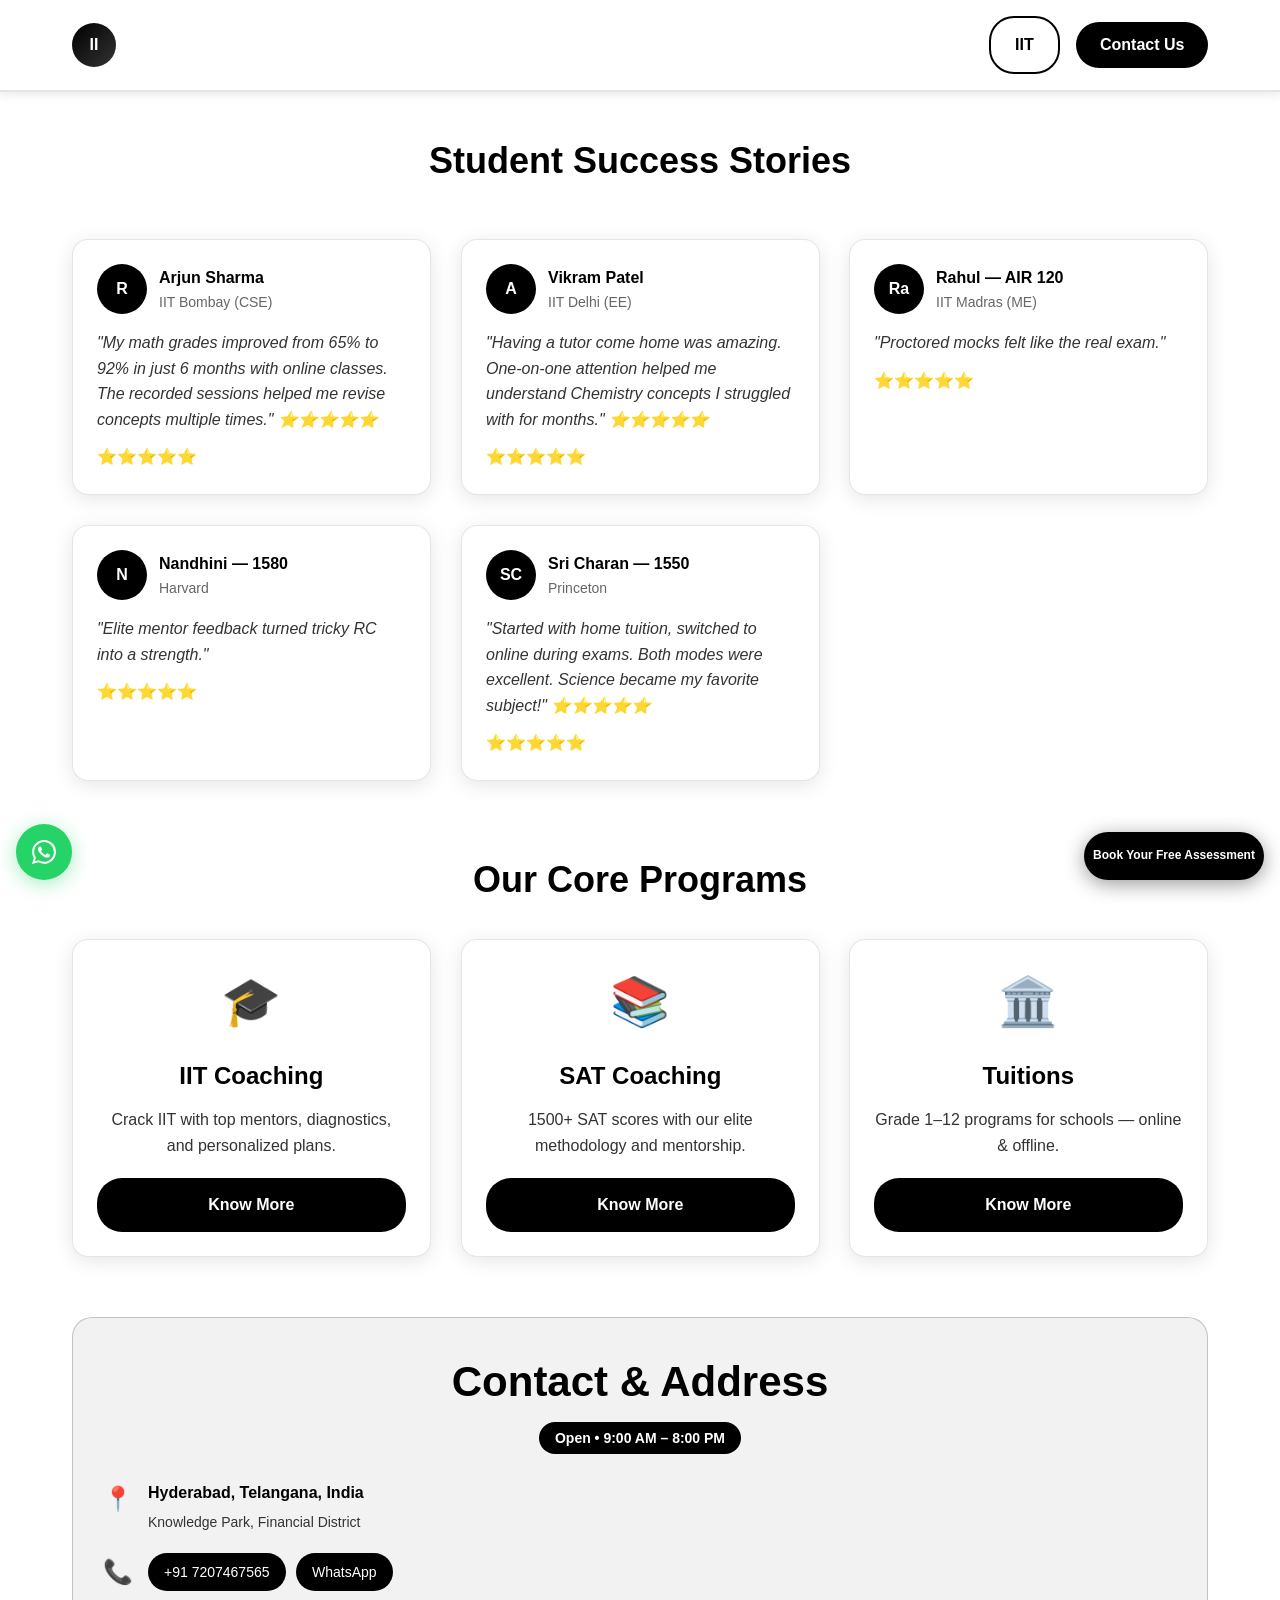
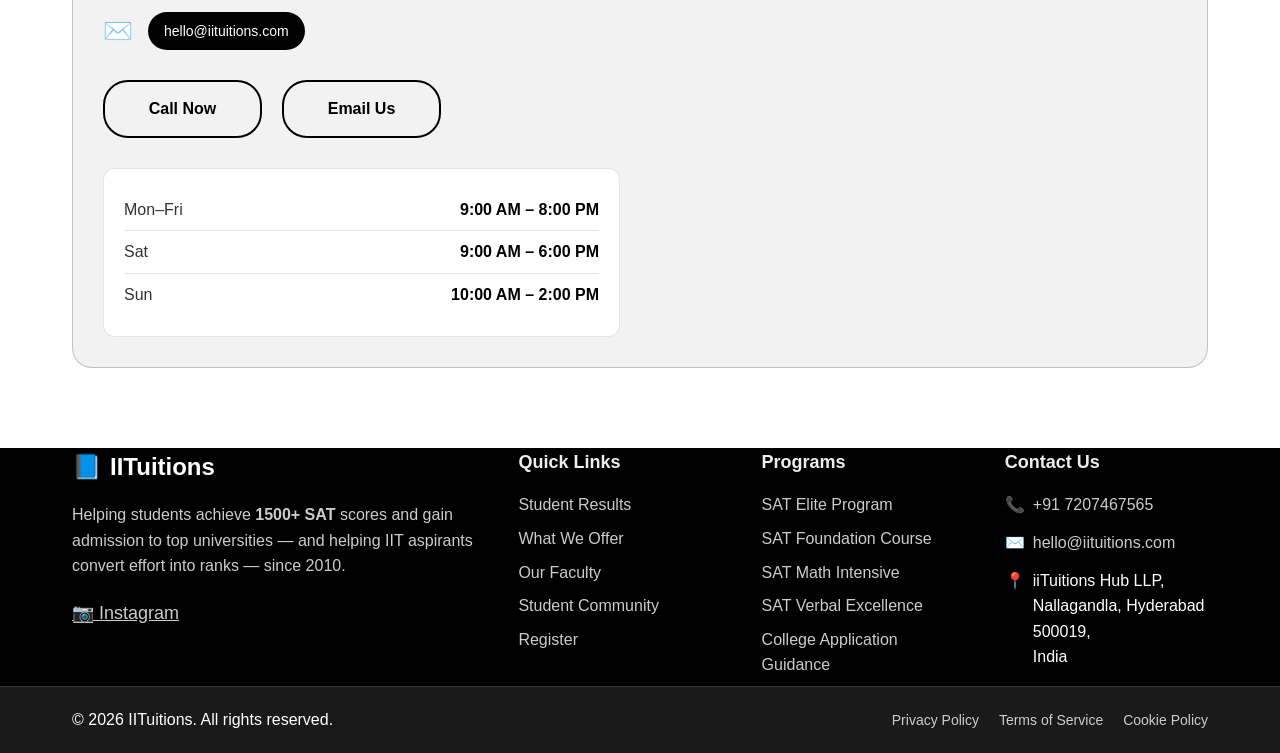
<file: index.html>
<!DOCTYPE html>
<html lang="en">
<head>
  <meta charset="utf-8" />
  <meta name="viewport" content="width=device-width, initial-scale=1" />
  <title>IITuitions — Home</title>
  <meta name="description" content="IIT-JEE, SAT, and Grade 1–12 programs with diagnostics, mentorship, and proven results.">
  <style>
    /* Reset and base styles - Mobile First */
    * {
      margin: 0;
      padding: 0;
      box-sizing: border-box;
    }

    html {
      font-size: 16px; /* Prevents iOS zoom on form inputs */
      -webkit-text-size-adjust: 100%;
      -ms-text-size-adjust: 100%;
    }

    body {
      font-family: -apple-system, BlinkMacSystemFont, 'Segoe UI', Roboto, 'Helvetica Neue', Arial, sans-serif;
      line-height: 1.6;
      color: #000000; /* Black for main text */
      background: #ffffff; /* Pure white background */
      overflow-x: hidden; /* Prevent horizontal scroll */
      -webkit-font-smoothing: antialiased;
      -moz-osx-font-smoothing: grayscale;
    }

    /* Mobile-first container */
    .container {
      max-width: 1200px;
      margin: 0 auto;
      padding: 0 16px;
      width: 100%;
    }

    /* Mobile-first header with black theme */
    .site-header {
      background: #ffffff;
      box-shadow: 0 2px 10px rgba(0, 0, 0, 0.1);
      position: sticky;
      top: 0;
      z-index: 100;
      padding: 16px 0;
      width: 100%;
      border-bottom: 2px solid rgba(0, 0, 0, 0.1);
    }

    .header-row {
      display: flex;
      align-items: center;
      justify-content: space-between;
      min-height: 44px; /* iOS minimum touch target */
    }

    .branding {
      display: flex;
      align-items: center;
      gap: 12px;
      flex-shrink: 0;
    }

    .logo-circle {
      width: 44px; /* iOS minimum touch target */
      height: 44px;
      background: linear-gradient(135deg, #000000 0%, #333333 100%);
      color: white;
      border-radius: 50%;
      display: flex;
      align-items: center;
      justify-content: center;
      font-weight: 700;
      font-size: 16px;
      flex-shrink: 0;
    }

    .brand-name {
      font-size: 22px;
      font-weight: 700;
      color: #000000; /* Black */
      white-space: nowrap;
    }

    /* Enhanced mobile hamburger menu */
    .hamburger-menu {
      background: none;
      border: none;
      width: 44px; /* iOS minimum touch target */
      height: 44px;
      cursor: pointer;
      display: flex;
      flex-direction: column;
      justify-content: center;
      align-items: center;
      gap: 4px;
      padding: 8px;
      border-radius: 8px;
      transition: background-color 0.3s ease;
      -webkit-tap-highlight-color: rgba(0, 0, 0, 0.2);
    }

    .hamburger-menu:active {
      background-color: rgba(0, 0, 0, 0.1);
    }

    .hamburger-menu span {
      width: 24px;
      height: 3px;
      background: #000000;
      border-radius: 2px;
      transition: all 0.3s cubic-bezier(0.68, -0.55, 0.265, 1.55);
      transform-origin: center;
    }

    .hamburger-menu.active span:nth-child(1) {
      transform: rotate(45deg) translate(6px, 6px);
      background: #000000;
    }

    .hamburger-menu.active span:nth-child(2) {
      opacity: 0;
      transform: scale(0);
    }

    .hamburger-menu.active span:nth-child(3) {
      transform: rotate(-45deg) translate(6px, -6px);
      background: #000000;
    }

    /* Enhanced mobile menu overlay with black theme */
    .mobile-menu {
      position: fixed;
      top: 0;
      left: 0;
      width: 100%;
      height: 100vh;
      height: 100dvh; /* Dynamic viewport height for mobile browsers */
      background: rgba(0, 0, 0, 0.95);
      backdrop-filter: blur(10px);
      -webkit-backdrop-filter: blur(10px);
      display: flex;
      flex-direction: column;
      justify-content: center;
      align-items: center;
      opacity: 0;
      visibility: hidden;
      transition: all 0.4s cubic-bezier(0.68, -0.55, 0.265, 1.55);
      z-index: 200;
      overflow: hidden;
    }

    .mobile-menu.active {
      opacity: 1;
      visibility: visible;
    }

    .mobile-menu a {
      color: #fff;
      text-decoration: none;
      font-size: 28px;
      font-weight: 600;
      margin: 20px 0;
      padding: 16px 32px;
      border-radius: 12px;
      transform: translateY(30px);
      opacity: 0;
      transition: all 0.4s cubic-bezier(0.68, -0.55, 0.265, 1.55);
      min-height: 60px; /* iOS minimum touch target */
      min-width: 200px;
      display: flex;
      align-items: center;
      justify-content: center;
      white-space: nowrap;
      -webkit-tap-highlight-color: rgba(0, 0, 0, 0.3);
    }

    .mobile-menu.active a {
      transform: translateY(0);
      opacity: 1;
    }

    .mobile-menu.active a:nth-child(1) { transition-delay: 0.1s; }
    .mobile-menu.active a:nth-child(2) { transition-delay: 0.2s; }
    .mobile-menu.active a:nth-child(3) { transition-delay: 0.3s; }
    .mobile-menu.active a:nth-child(4) { transition-delay: 0.4s; }
    .mobile-menu.active a:nth-child(5) { transition-delay: 0.5s; }
    .mobile-menu.active a:nth-child(6) { transition-delay: 0.6s; }

    .mobile-menu a:hover,
    .mobile-menu a:active {
      background: rgba(255, 255, 255, 0.2);
      color: #ffffff;
      transform: translateY(0) scale(1.05);
    }

    /* Desktop nav (hidden on mobile) */
    .nav-actions {
      display: none;
    }

    /* Enhanced mobile-optimized buttons - Black theme */
    .btn {
      background: #000000;
      color: white;
      border: none;
      padding: 14px 24px;
      border-radius: 25px;
      font-weight: 600;
      cursor: pointer;
      text-decoration: none;
      display: inline-flex;
      align-items: center;
      justify-content: center;
      transition: all 0.3s cubic-bezier(0.68, -0.55, 0.265, 1.55);
      font-size: 16px;
      text-align: center;
      min-height: 44px; /* iOS minimum touch target */
      min-width: 44px;
      -webkit-tap-highlight-color: rgba(0, 0, 0, 0.3);
      touch-action: manipulation;
      user-select: none;
      -webkit-user-select: none;
    }

    .btn:hover,
    .btn:focus {
      background: #333333;
      transform: translateY(-2px);
      box-shadow: 0 4px 15px rgba(0, 0, 0, 0.3);
    }

    .btn:active {
      transform: translateY(0);
      transition: transform 0.1s ease;
    }

    .btn-outline {
      background: transparent;
      color: #000000;
      border: 2px solid #000000;
    }

    .btn-outline:hover,
    .btn-outline:focus {
      background: #000000;
      color: white;
    }

    .w-100 {
      width: 100%;
    }

    /* Section styling */
    .section-title {
      font-size: 28px;
      font-weight: 700;
      text-align: center;
      margin: 40px 0 30px;
      color: #000000;
    }

    /* Mobile-optimized horizontal scroll */
    .h-scroll {
      display: flex;
      gap: 20px;
      overflow-x: auto;
      overflow-y: hidden;
      padding: 20px 0 30px 0;
      scroll-snap-type: x mandatory;
      -webkit-overflow-scrolling: touch;
      scroll-behavior: smooth;
      scrollbar-width: thin;
      scrollbar-color: #000000 transparent;
    }

    .h-scroll::-webkit-scrollbar {
      height: 6px;
    }

    .h-scroll::-webkit-scrollbar-track {
      background: rgba(0, 0, 0, 0.1);
      border-radius: 3px;
    }

    .h-scroll::-webkit-scrollbar-thumb {
      background: #000000;
      border-radius: 3px;
    }

    .h-scroll::-webkit-scrollbar-thumb:hover {
      background: #333333;
    }

    /* Card styles */
    .card {
      background: white;
      border-radius: 16px;
      padding: 24px;
      box-shadow: 0 4px 20px rgba(0, 0, 0, 0.1);
      transition: transform 0.3s ease;
      border: 1px solid rgba(0, 0, 0, 0.1);
    }

    .card:hover {
      transform: translateY(-4px);
      box-shadow: 0 8px 30px rgba(0, 0, 0, 0.15);
    }

    .review-card {
      min-width: 280px;
      scroll-snap-align: start;
    }

    .card-profile {
      display: flex;
      align-items: center;
      gap: 12px;
      margin-bottom: 16px;
    }

    .avatar {
      width: 50px;
      height: 50px;
      border-radius: 50%;
      background: #000000;
      color: white;
      display: flex;
      align-items: center;
      justify-content: center;
      font-weight: 700;
      font-size: 16px;
    }

    .quote {
      font-style: italic;
      color: #333333;
      margin-bottom: 12px;
      font-size: 16px;
    }

    .muted {
      color: #666666;
      font-size: 14px;
    }

    /* Stars rating */
    .stars::before {
      content: "⭐⭐⭐⭐⭐";
      color: #000000;
    }

    /* Programs grid */
    .cards-grid {
      display: grid;
      grid-template-columns: 1fr;
      gap: 20px;
      margin: 30px 0;
    }

    .card-emoji {
      font-size: 48px;
      text-align: center;
      margin-bottom: 16px;
    }

    .cards-grid h3 {
      font-size: 24px;
      font-weight: 700;
      margin-bottom: 12px;
      text-align: center;
      color: #000000;
    }

    .cards-grid p {
      color: #333333;
      text-align: center;
      margin-bottom: 20px;
      line-height: 1.6;
    }

    /* Contact section */
    .contact-wrap {
      margin: 60px auto;
    }

    .contact-card {
      background: linear-gradient(135deg, rgba(0, 0, 0, 0.05), rgba(0, 0, 0, 0.05));
      border-radius: 20px;
      padding: 30px;
      border: 1px solid rgba(0, 0, 0, 0.2);
    }

    .contact-head {
      text-align: center;
      margin-bottom: 30px;
    }

    .contact-head h2 {
      font-size: 32px;
      font-weight: 700;
      color: #000000;
      margin-bottom: 10px;
    }

    .badge-open {
      background: #000000;
      color: white;
      padding: 8px 16px;
      border-radius: 20px;
      font-size: 14px;
      font-weight: 600;
    }

    .contact-grid {
      display: grid;
      grid-template-columns: 1fr;
      gap: 30px;
    }

    .info-row {
      display: flex;
      align-items: flex-start;
      gap: 15px;
      margin-bottom: 20px;
    }

    .icon {
      font-size: 24px;
      min-width: 30px;
    }

    .info-title {
      font-weight: 600;
      color: #000000;
      margin-bottom: 5px;
    }

    .info-sub {
      color: #333333;
      font-size: 14px;
    }

    .info-links {
      display: flex;
      flex-wrap: wrap;
      gap: 10px;
    }

    .chip {
      background: #000000;
      color: white;
      padding: 8px 16px;
      border-radius: 20px;
      text-decoration: none;
      font-size: 14px;
      font-weight: 500;
      transition: all 0.3s ease;
    }

    .chip:hover {
      background: #333333;
      transform: translateY(-2px);
    }

    .quick-actions {
      display: grid;
      grid-template-columns: 1fr;
      gap: 15px;
      margin: 30px 0;
    }

    .hours {
      list-style: none;
      background: white;
      border-radius: 12px;
      padding: 20px;
      margin-top: 20px;
      border: 1px solid rgba(0, 0, 0, 0.1);
    }

    .hours li {
      display: flex;
      justify-content: space-between;
      align-items: center;
      padding: 8px 0;
      border-bottom: 1px solid rgba(0, 0, 0, 0.1);
    }

    .hours li:last-child {
      border-bottom: none;
    }

    .hours span {
      color: #333333;
    }

    .hours b {
      color: #000000;
      font-weight: 600;
    }

    /* Footer */
    .footer-pro {
      background: #000000;
      color: white;
      margin-top: 80px;
    }

    .footer-top {
      padding: 40px 16px;
      display: grid;
      grid-template-columns: 1fr;
      gap: 30px;
    }

    .brand-head {
      display: flex;
      align-items: center;
      gap: 8px;
      margin-bottom: 16px;
    }

    .brand-logo {
      font-size: 24px;
    }

    .brand-name {
      font-size: 24px;
      font-weight: 700;
      color: white;
    }

    .brand-copy {
      color: #cccccc;
      margin-bottom: 20px;
      line-height: 1.6;
    }

    .foot-title {
      font-size: 18px;
      font-weight: 600;
      margin-bottom: 16px;
      color: #eeeeee;
    }

    .foot-links {
      list-style: none;
    }

    .foot-links li {
      margin-bottom: 8px;
    }

    .foot-links a, .foot-contacts a {
      color: #cccccc;
      text-decoration: none;
      transition: color 0.3s ease;
    }

    .foot-links a:hover, .foot-contacts a:hover {
      color: white;
    }

    .foot-contacts {
      list-style: none;
    }

    .foot-contacts li {
      display: flex;
      align-items: flex-start;
      gap: 8px;
      margin-bottom: 12px;
    }

    .ico {
      font-size: 16px;
      min-width: 20px;
    }

    .footer-bar {
      background: #1a1a1a;
      padding: 20px 16px;
      text-align: center;
      border-top: 1px solid #333333;
    }

    .bar-grid {
      display: flex;
      flex-direction: column;
      gap: 16px;
      align-items: center;
    }

    .bar-links {
      display: flex;
      gap: 20px;
      flex-wrap: wrap;
      justify-content: center;
    }

    .bar-links a {
      color: #cccccc;
      text-decoration: none;
      font-size: 14px;
    }

    /* Floating action buttons - WhatsApp with original color */
    .wa-float {
      position: fixed;
      bottom: 20px;
      left: 16px;
      width: 56px;
      height: 56px;
      background: #25D366; /* Original WhatsApp green */
      color: white;
      border-radius: 50%;
      display: flex;
      align-items: center;
      justify-content: center;
      font-size: 24px;
      text-decoration: none;
      box-shadow: 0 4px 20px rgba(37, 211, 102, 0.4);
      transition: all 0.3s ease;
      z-index: 50;
    }

    .wa-float:hover {
      transform: scale(1.05);
      box-shadow: 0 6px 25px rgba(37, 211, 102, 0.6);
      background: #20BA5A;
    }

    /* Book Assessment floating button - Black theme */
    .cta-float {
      position: fixed;
      bottom: 20px;
      right: 16px;
      background: #000000;
      color: white;
      padding: 12px 16px;
      border-radius: 28px;
      text-decoration: none;
      font-weight: 600;
      font-size: 12px;
      box-shadow: 0 4px 20px rgba(0, 0, 0, 0.4);
      transition: all 0.3s ease;
      text-align: center;
      line-height: 1.3;
      min-height: 48px;
      display: flex;
      align-items: center;
      justify-content: center;
      white-space: nowrap;
      max-width: 180px;
      z-index: 50;
    }

    .cta-float:hover {
      background: #333333;
      transform: translateY(-2px);
      box-shadow: 0 6px 25px rgba(0, 0, 0, 0.6);
    }

    /* Mobile responsiveness for floating buttons */
    @media (max-width: 400px) {
      .wa-float {
        left: 12px;
        width: 48px;
        height: 48px;
        font-size: 20px;
      }
      
      .cta-float {
        right: 12px;
        font-size: 11px;
        padding: 10px 14px;
        max-width: 160px;
      }
    }

    @media (max-width: 320px) {
      .cta-float {
        font-size: 10px;
        padding: 8px 12px;
        max-width: 140px;
      }
    }

    /* Safe area for notched devices */
    @supports (padding: max(0px)) {
      .wa-float {
        bottom: max(20px, env(safe-area-inset-bottom));
        left: max(16px, env(safe-area-inset-left));
      }
      
      .cta-float {
        bottom: max(20px, env(safe-area-inset-bottom));
        right: max(16px, env(safe-area-inset-right));
      }
    }

    /* Contact Modal - Black theme */
    .modal {
      position: fixed;
      top: 0;
      left: 0;
      width: 100%;
      height: 100%;
      height: 100dvh; /* Dynamic viewport height */
      background: rgba(0, 0, 0, 0.8);
      backdrop-filter: blur(10px);
      -webkit-backdrop-filter: blur(10px);
      display: none;
      align-items: center;
      justify-content: center;
      z-index: 300;
      padding: 20px;
      overflow-y: auto;
    }

    .modal.active {
      display: flex;
    }

    .modal-card {
      background: white;
      border-radius: 20px;
      padding: 30px 24px;
      max-width: 500px;
      width: 100%;
      max-height: 85vh;
      max-height: 85dvh;
      overflow-y: auto;
      position: relative;
      transform: scale(0.8) translateY(20px);
      opacity: 0;
      transition: all 0.3s cubic-bezier(0.68, -0.55, 0.265, 1.55);
      border: 2px solid rgba(0, 0, 0, 0.1);
    }

    .modal.active .modal-card {
      transform: scale(1) translateY(0);
      opacity: 1;
    }

    .modal-close {
      position: absolute;
      top: 15px;
      right: 20px;
      background: none;
      border: none;
      font-size: 32px;
      cursor: pointer;
      color: #666666;
      width: 44px; /* iOS minimum touch target */
      height: 44px;
      display: flex;
      align-items: center;
      justify-content: center;
      border-radius: 50%;
      transition: all 0.3s ease;
      -webkit-tap-highlight-color: rgba(0,0,0,0.1);
    }

    .modal-close:hover,
    .modal-close:focus {
      background: #f3f4f6;
      color: #000000;
    }

    .modal h3 {
      font-size: 26px;
      font-weight: 700;
      margin-bottom: 24px;
      color: #000000;
      padding-right: 40px; /* Space for close button */
    }

    .form-row {
      margin-bottom: 20px;
    }

    .form-row label {
      display: block;
      margin-bottom: 8px;
      font-weight: 600;
      color: #000000;
      font-size: 16px;
    }

    .form-row input,
    .form-row textarea {
      width: 100%;
      padding: 16px 20px;
      border: 2px solid #e5e7eb;
      border-radius: 12px;
      font-size: 16px; /* Prevents iOS zoom */
      font-family: inherit;
      transition: border-color 0.3s ease, box-shadow 0.3s ease;
      background: #fafafa;
      -webkit-appearance: none;
      appearance: none;
      color: #000000;
    }

    .form-row input:focus,
    .form-row textarea:focus {
      outline: none;
      border-color: #000000;
      background: white;
      box-shadow: 0 0 0 3px rgba(0, 0, 0, 0.1);
    }

    .form-row textarea {
      resize: vertical;
      min-height: 100px;
    }

    .form-note {
      text-align: center;
      color: #666666;
      font-size: 14px;
      margin-top: 15px;
      line-height: 1.5;
    }

    /* Complete Mobile Optimization Enhancements */
    
    /* Performance optimizations */
    .card,
    .btn,
    .chip {
      will-change: transform;
      backface-visibility: hidden;
      -webkit-backface-visibility: hidden;
    }

    /* Enhanced touch feedback */
    .btn, .chip, .card, .hamburger-menu {
      -webkit-tap-highlight-color: rgba(0, 0, 0, 0.2);
      touch-action: manipulation;
      user-select: none;
      -webkit-user-select: none;
    }

    /* Improved accessibility */
    .btn:focus,
    .chip:focus,
    input:focus,
    textarea:focus {
      outline: 2px solid #000000;
      outline-offset: 2px;
    }

    /* Prevent zoom on inputs (iOS) */
    input[type="text"],
    input[type="email"],
    input[type="tel"],
    textarea,
    select {
      font-size: 16px !important;
      transform: translateZ(0);
      -webkit-appearance: none;
      appearance: none;
    }

    /* Smooth scrolling for the entire page */
    html {
      scroll-behavior: smooth;
    }

    /* Hide tutor register button on desktop */
    @media (min-width: 768px) {
      .container {
        padding: 0 32px;
      }

      .hamburger-menu {
        display: none;
      }

      .nav-actions {
        display: flex;
        align-items: center;
        gap: 16px;
      }

      .mobile-menu {
        display: none;
      }

      .section-title {
        font-size: 36px;
      }

      .cards-grid {
        grid-template-columns: repeat(3, 1fr);
        gap: 30px;
      }

      .contact-grid {
        grid-template-columns: 1fr 1fr;
        gap: 40px;
        align-items: start;
      }

      .quick-actions {
        grid-template-columns: repeat(3, 1fr);
        gap: 20px;
      }

      .footer-top {
        grid-template-columns: 2fr 1fr 1fr 1fr;
        gap: 40px;
      }

      .bar-grid {
        flex-direction: row;
        justify-content: space-between;
      }

      .h-scroll {
        display: grid;
        grid-template-columns: repeat(auto-fit, minmax(300px, 1fr));
        gap: 30px;
        overflow: visible;
      }

      .review-card {
        min-width: auto;
      }
    }

    @media (min-width: 1024px) {
      .contact-head h2 {
        font-size: 42px;
      }
    }
  </style>
</head>
<body class="page page-dashboard">
  <!-- Header -->
  <header class="site-header">
    <div class="container header-row">
      <div class="branding">
        <div class="logo-circle" aria-hidden="true">II</div>
        <div class="brand-name">IITuitions</div>
      </div>

      <!-- Mobile hamburger -->
      <button class="hamburger-menu" id="hamburgerBtn">
        <span></span>
        <span></span>
        <span></span>
      </button>

      <!-- Desktop nav -->
      <nav class="nav-actions" aria-label="Primary">
        <a class="btn btn-outline" href="iit.html">IIT</a>
        <button class="btn btn-primary" onclick="openContactModal()">Contact Us</button>
      </nav>
    </div>

    <!-- Mobile menu overlay -->
    <nav class="mobile-menu" id="mobileMenu">
      <a href="index.html">🏠 Home</a>
      <a href="iit.html">🎓 IIT</a>
      <a href="#contact" onclick="closeMenuAndOpenContact()">📞 Contact</a>
      <a href="https://forms.gle/wxgSqXpHgAgKTKBQ7" target="_blank" rel="noopener" onclick="closeMenuOnLinkClick()">👨‍🏫 Register as Tutor</a>
    </nav>
  </header>

  <!-- Reviews: horizontal scroll -->
  <section class="container">
    <h2 class="section-title">Student Success Stories</h2>
    <div class="h-scroll" aria-label="Student reviews">
      <article class="review-card card" tabindex="0">
        <div class="card-profile">
          <div class="avatar" aria-hidden="true">R</div>
          <div><strong>Arjun Sharma</strong><div class="muted">IIT Bombay (CSE)</div></div>
        </div>
        <p class="quote">"My math grades improved from 65% to 92% in just 6 months with online classes. The recorded sessions helped me revise concepts multiple times."
          ⭐⭐⭐⭐⭐</p>
        <div class="stars" data-rating="5" aria-label="5 star rating"></div>
      </article>

      <article class="review-card card" tabindex="0">
        <div class="card-profile">
          <div class="avatar" aria-hidden="true">A</div>
          <div><strong>Vikram Patel</strong><div class="muted">IIT Delhi (EE)</div></div>
        </div>
        <p class="quote">"Having a tutor come home was amazing. One-on-one attention helped me understand Chemistry concepts I struggled with for months."
          ⭐⭐⭐⭐⭐</p>
        <div class="stars" data-rating="5" aria-label="5 star rating"></div>
      </article>

      <article class="review-card card" tabindex="0">
        <div class="card-profile">
          <div class="avatar" aria-hidden="true">Ra</div>
          <div><strong>Rahul — AIR 120</strong><div class="muted">IIT Madras (ME)</div></div>
        </div>
        <p class="quote">"Proctored mocks felt like the real exam."</p>
        <div class="stars" data-rating="4.5" aria-label="4.5 star rating"></div>
      </article>

      <article class="review-card card" tabindex="0">
        <div class="card-profile">
          <div class="avatar" aria-hidden="true">N</div>
          <div><strong>Nandhini — 1580</strong><div class="muted">Harvard</div></div>
        </div>
        <p class="quote">"Elite mentor feedback turned tricky RC into a strength."</p>
        <div class="stars" data-rating="5" aria-label="5 star rating"></div>
      </article>

      <article class="review-card card" tabindex="0">
        <div class="card-profile">
          <div class="avatar" aria-hidden="true">SC</div>
          <div><strong>Sri Charan — 1550</strong><div class="muted">Princeton</div></div>
        </div>
        <p class="quote">"Started with home tuition, switched to online during exams. Both modes were excellent. Science became my favorite subject!"
          ⭐⭐⭐⭐⭐</p>
        <div class="stars" data-rating="5" aria-label="5 star rating"></div>
      </article>
    </div>
  </section>

  <!-- Programs -->
  <section class="container" id="programs">
    <h2 class="section-title">Our Core Programs</h2>
    <div class="cards-grid grid-3">
      <article class="card">
        <div class="card-emoji" aria-hidden="true">🎓</div>
        <h3>IIT Coaching</h3>
        <p>Crack IIT with top mentors, diagnostics, and personalized plans.</p>
        <a href="iit.html" class="btn btn-primary w-100">Know More</a>
      </article>

      <article class="card">
        <div class="card-emoji" aria-hidden="true">📚</div>
        <h3>SAT Coaching</h3>
        <p>1500+ SAT scores with our elite methodology and mentorship.</p>
        <a href="sat.html" class="btn btn-primary w-100">Know More</a>
      </article>

      <article class="card">
        <div class="card-emoji" aria-hidden="true">🏛️</div>
        <h3>Tuitions</h3>
        <p>Grade 1–12 programs for schools — online & offline.</p>
        <a href="institutions.html" class="btn btn-primary w-100">Know More</a>
      </article>
    </div>
  </section>

  <!-- Contact + Address -->
  <section class="container contact-wrap" id="contact">
    <div class="contact-card">
      <div class="contact-head">
        <h2>Contact & Address</h2>
        <span class="badge-open">Open • 9:00 AM – 8:00 PM</span>
      </div>

      <div class="contact-grid">
        <div class="contact-info">
          <div class="info-row">
            <div class="icon" aria-hidden="true">📍</div>
            <div>
              <div class="info-title">Hyderabad, Telangana, India</div>
              <div class="info-sub">Knowledge Park, Financial District</div>
            </div>
          </div>

          <div class="info-row">
            <div class="icon" aria-hidden="true">📞</div>
            <div class="info-links">
              <a href="tel:+917207467565" class="chip">+91 7207467565</a>
              <a href="https://wa.me/917207467565?text=Hi%20IITuitions%2C%20I%20want%20details" target="_blank" rel="noopener" class="chip">WhatsApp</a>
            </div>
          </div>

          <div class="info-row">
            <div class="icon" aria-hidden="true">✉️</div>
            <div class="info-links">
              <a href="mailto:hello@iituitions.com" class="chip">hello@iituitions.com</a>
            </div>
          </div>

          <div class="quick-actions">
            <a class="btn btn-outline" href="tel:+917207467565">Call Now</a>
            <a class="btn btn-outline" href="mailto:hello@iituitions.com">Email Us</a>
          </div>

          <ul class="hours" aria-label="Working hours">
            <li><span>Mon–Fri</span><b>9:00 AM – 8:00 PM</b></li>
            <li><span>Sat</span><b>9:00 AM – 6:00 PM</b></li>
            <li><span>Sun</span><b>10:00 AM – 2:00 PM</b></li>
          </ul>
        </div>
      </div>
    </div>
  </section>

  <!-- Footer -->
  <footer class="footer-pro">
    <div class="container footer-top">
      <div class="col brand-col">
        <div class="brand-head"><span class="brand-logo" aria-hidden="true">📘</span><span class="brand-name">IITuitions</span></div>
        <p class="brand-copy">Helping students achieve <strong>1500+ SAT</strong> scores and gain admission to top universities — and helping IIT aspirants convert effort into ranks — since 2010.</p>
        <div class="socials"><a href="#" aria-label="Instagram" style="color: #cccccc; font-size: 18px;">📷 Instagram</a></div>
      </div>

      <div class="col">
        <h4 class="foot-title">Quick Links</h4>
        <ul class="foot-links">
          <li><a href="sat.html#results">Student Results</a></li>
          <li><a href="sat.html#offer">What We Offer</a></li>
          <li><a href="iit.html#faculty">Our Faculty</a></li>
          <li><a href="sat.html#community">Student Community</a></li>
          <li><a href="#contact">Register</a></li>
        </ul>
      </div>

      <div class="col">
        <h4 class="foot-title">Programs</h4>
        <ul class="foot-links">
          <li><a href="sat.html">SAT Elite Program</a></li>
          <li><a href="sat.html#foundation">SAT Foundation Course</a></li>
          <li><a href="sat.html#math">SAT Math Intensive</a></li>
          <li><a href="sat.html#verbal">SAT Verbal Excellence</a></li>
          <li><a href="sat.html#apps">College Application Guidance</a></li>
        </ul>
      </div>

      <div class="col">
        <h4 class="foot-title">Contact Us</h4>
        <ul class="foot-contacts">
          <li><span class="ico">📞</span><a href="tel:+917207467565">+91 7207467565</a></li>
          <li><span class="ico">✉️</span><a href="mailto:hello@iituitions.com">hello@iituitions.com</a></li>
          <li class="addr">
            <span class="ico">📍</span>
            <div>iiTuitions Hub LLP,<br/>Nallagandla, Hyderabad 500019,<br/>India</div>
          </li>
        </ul>
      </div>
    </div>

    <div class="footer-bar">
      <div class="container bar-grid">
        <div>© <span id="yr">2025</span> IITuitions. All rights reserved.</div>
        <nav class="bar-links" aria-label="Legal">
          <a href="#">Privacy Policy</a>
          <a href="#">Terms of Service</a>
          <a href="#">Cookie Policy</a>
        </nav>
      </div>
    </div>
  </footer>

  <!-- Floating action buttons -->
  <a class="wa-float" href="https://wa.me/917207467565?text=Hi%20IITuitions%2C%20I%27d%20like%20course%20details"
     target="_blank" rel="noopener" aria-label="Chat on WhatsApp">
     <svg width="24" height="24" viewBox="0 0 24 24" fill="currentColor">
       <path d="M17.472 14.382c-.297-.149-1.758-.867-2.03-.967-.273-.099-.471-.148-.67.15-.197.297-.767.966-.94 1.164-.173.199-.347.223-.644.075-.297-.15-1.255-.463-2.39-1.475-.883-.788-1.48-1.761-1.653-2.059-.173-.297-.018-.458.13-.606.134-.133.298-.347.446-.52.149-.174.198-.298.298-.497.099-.198.05-.371-.025-.52-.075-.149-.669-1.612-.916-2.207-.242-.579-.487-.5-.669-.51-.173-.008-.371-.01-.57-.01-.198 0-.52.074-.792.372-.272.297-1.04 1.016-1.04 2.479 0 1.462 1.065 2.875 1.213 3.074.149.198 2.096 3.2 5.077 4.487.709.306 1.262.489 1.694.625.712.227 1.36.195 1.871.118.571-.085 1.758-.719 2.006-1.413.248-.694.248-1.289.173-1.413-.074-.124-.272-.198-.57-.347m-5.421 7.403h-.004a9.87 9.87 0 01-5.031-1.378l-.361-.214-3.741.982.998-3.648-.235-.374a9.86 9.86 0 01-1.51-5.26c.001-5.45 4.436-9.884 9.888-9.884 2.64 0 5.122 1.03 6.988 2.898a9.825 9.825 0 012.893 6.994c-.003 5.45-4.437 9.884-9.885 9.884m8.413-18.297A11.815 11.815 0 0012.05 0C5.495 0 .16 5.335.157 11.892c0 2.096.547 4.142 1.588 5.945L.057 24l6.305-1.654a11.882 11.882 0 005.683 1.448h.005c6.554 0 11.89-5.335 11.893-11.893A11.821 11.821 0 0020.893 3.488"/>
     </svg>
  </a>
  
  <a class="cta-float" href="https://wa.me/917207467565?text=Hi%20IITuitions%2C%20book%20my%20free%20assessment"
     target="_blank" rel="noopener">
     Book Your Free Assessment
  </a>

  <!-- Contact Modal -->
  <div class="modal" id="contactModal" aria-hidden="true" role="dialog" aria-modal="true">
    <div class="modal-card" role="document">
      <button class="modal-close" title="Close" onclick="closeContactModal()">&times;</button>
      <h3>Contact IITuitions</h3>
      <form id="contactForm" onsubmit="handleFormSubmit(event)">
        <div class="form-row"><label>Name</label><input type="text" name="name" required /></div>
        <div class="form-row"><label>Phone</label><input type="tel" name="phone" required /></div>
        <div class="form-row"><label>Email</label><input type="email" name="email" required /></div>
        <div class="form-row"><label>Message</label><textarea name="message" rows="4" required></textarea></div>
        <button type="submit" class="btn btn-primary w-100">Request Callback</button>
      </form>
      <p class="form-note">We'll get back within 24 hours.</p>
    </div>
  </div>

  <script>
    // Mobile menu functionality
    function toggleMobileMenu() {
      const menu = document.getElementById('mobileMenu');
      const hamburger = document.getElementById('hamburgerBtn');
      
      if (menu && hamburger) {
        menu.classList.toggle('active');
        hamburger.classList.toggle('active');
      }
    }

    // Close menu when clicking on a link (mobile only)
    function closeMenuOnLinkClick() {
      if (window.innerWidth < 768) {
        const menu = document.getElementById('mobileMenu');
        const btn = document.getElementById('hamburgerBtn');
        
        if (menu && btn) {
          menu.classList.remove('active');
          btn.classList.remove('active');
        }
      }
    }

    // Close menu and open contact modal
    function closeMenuAndOpenContact() {
      closeMenuOnLinkClick();
      setTimeout(() => openContactModal(), 300);
    }

    // Contact modal functions
    function openContactModal() {
      const modal = document.getElementById('contactModal');
      if (modal) {
        modal.classList.add('active');
        document.body.style.overflow = 'hidden';
      }
    }

    function closeContactModal() {
      const modal = document.getElementById('contactModal');
      if (modal) {
        modal.classList.remove('active');
        document.body.style.overflow = '';
      }
    }

    // Form submission
    function handleFormSubmit(event) {
      event.preventDefault();
      alert('Thank you for your message! We will get back to you within 24 hours.');
      closeContactModal();
      event.target.reset();
    }

    // Close menu when clicking outside (mobile only)
    function closeMenuOnOutsideClick(e) {
      const menu = document.getElementById('mobileMenu');
      const btn = document.getElementById('hamburgerBtn');
      
      if (window.innerWidth < 768 && menu && btn && 
          !menu.contains(e.target) && !btn.contains(e.target) && 
          menu.classList.contains('active')) {
        menu.classList.remove('active');
        btn.classList.remove('active');
      }
    }

    // Initialize when DOM is loaded
    document.addEventListener('DOMContentLoaded', function() {
      // Add click event to hamburger button
      const hamburgerBtn = document.getElementById('hamburgerBtn');
      if (hamburgerBtn) {
        hamburgerBtn.addEventListener('click', toggleMobileMenu);
      }
      
      // Add click events to menu links
      const menuLinks = document.querySelectorAll('#mobileMenu a');
      menuLinks.forEach(link => {
        if (!link.href.includes('#contact')) {
          link.addEventListener('click', closeMenuOnLinkClick);
        }
      });
      
      // Add outside click listener
      document.addEventListener('click', closeMenuOnOutsideClick);
      
      // Close modal when clicking outside
      document.addEventListener('click', function(e) {
        const modal = document.getElementById('contactModal');
        if (modal && e.target === modal) {
          closeContactModal();
        }
      });
      
      // Update year in footer
      const yearElement = document.getElementById('yr');
      if (yearElement) {
        yearElement.textContent = new Date().getFullYear();
      }
    });

    // Handle window resize
    window.addEventListener('resize', function() {
      const menu = document.getElementById('mobileMenu');
      const btn = document.getElementById('hamburgerBtn');
      
      // Reset menu state on resize to desktop
      if (window.innerWidth >= 768 && menu && btn) {
        menu.classList.remove('active');
        btn.classList.remove('active');
      }
    });

    // Handle escape key
    document.addEventListener('keydown', function(e) {
      if (e.key === 'Escape') {
        closeContactModal();
        closeMenuOnLinkClick();
      }
    });
  </script>
</body>
</html>
</file>
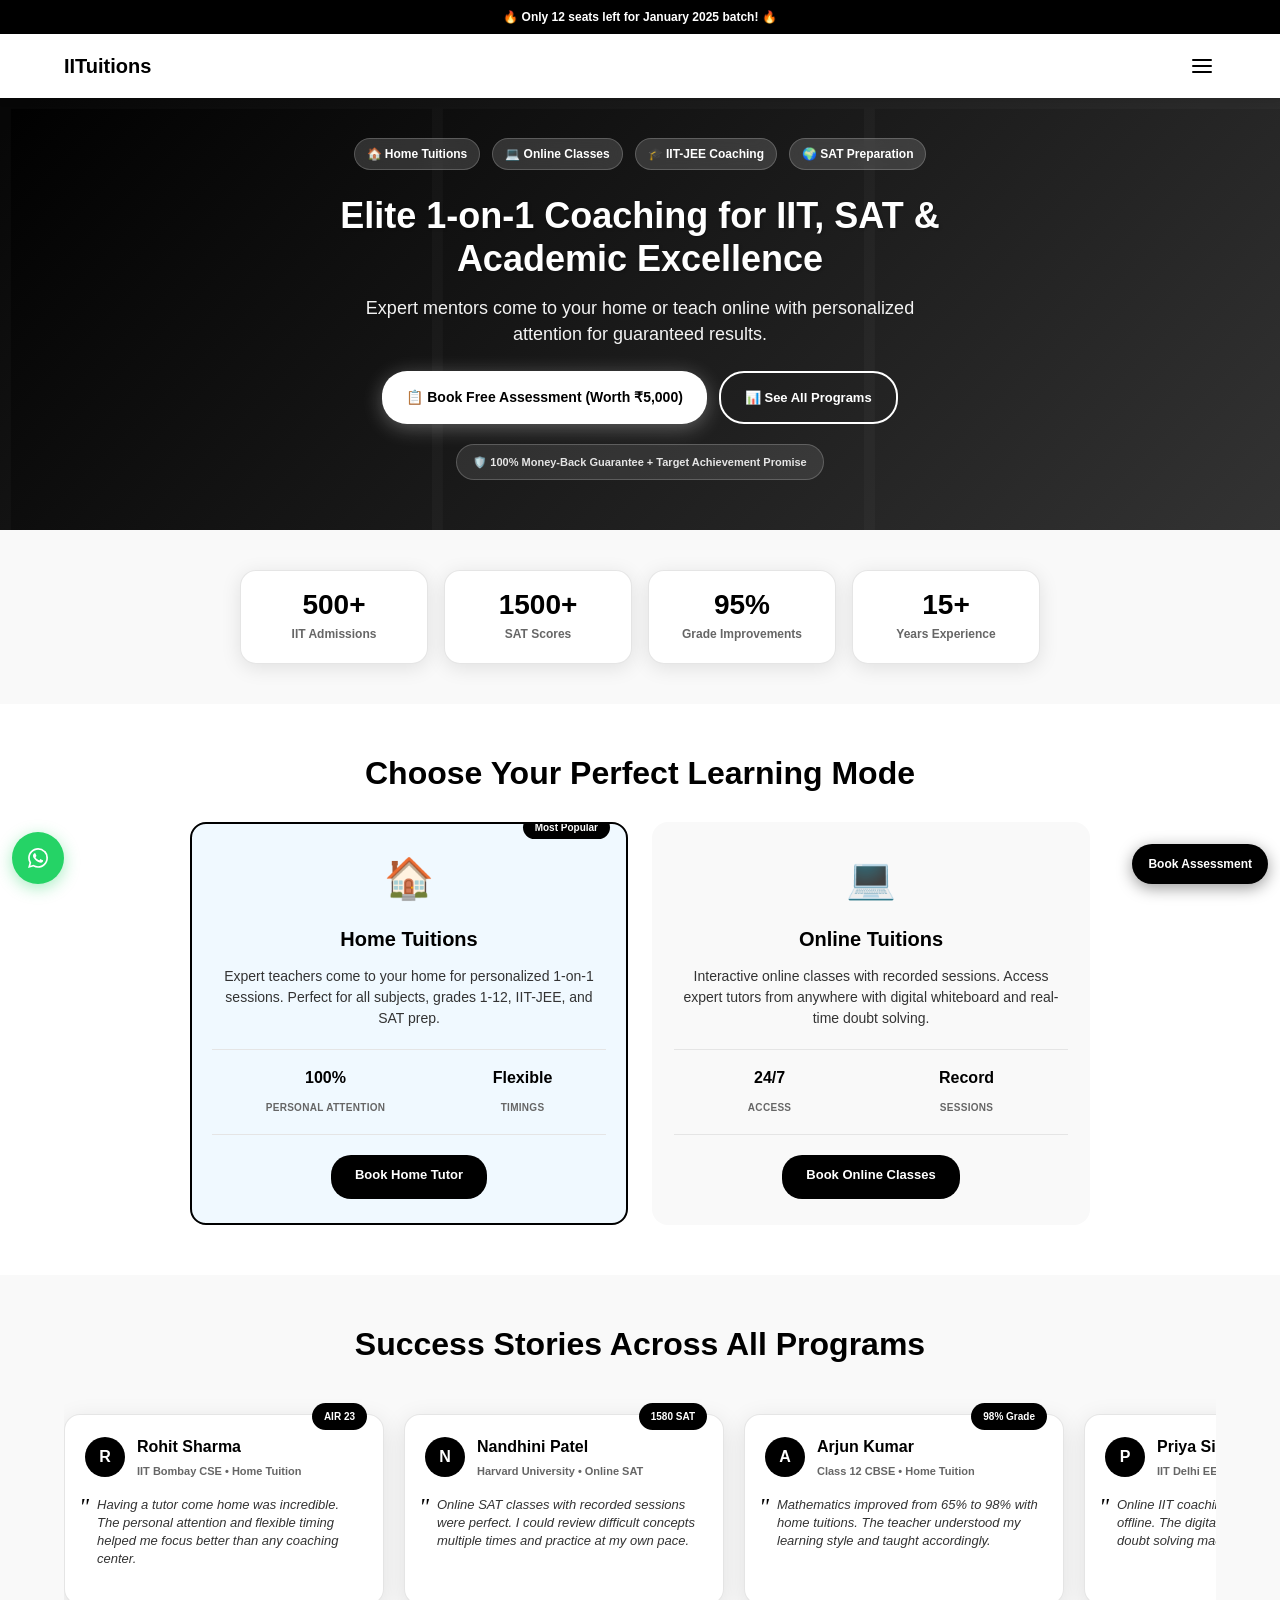
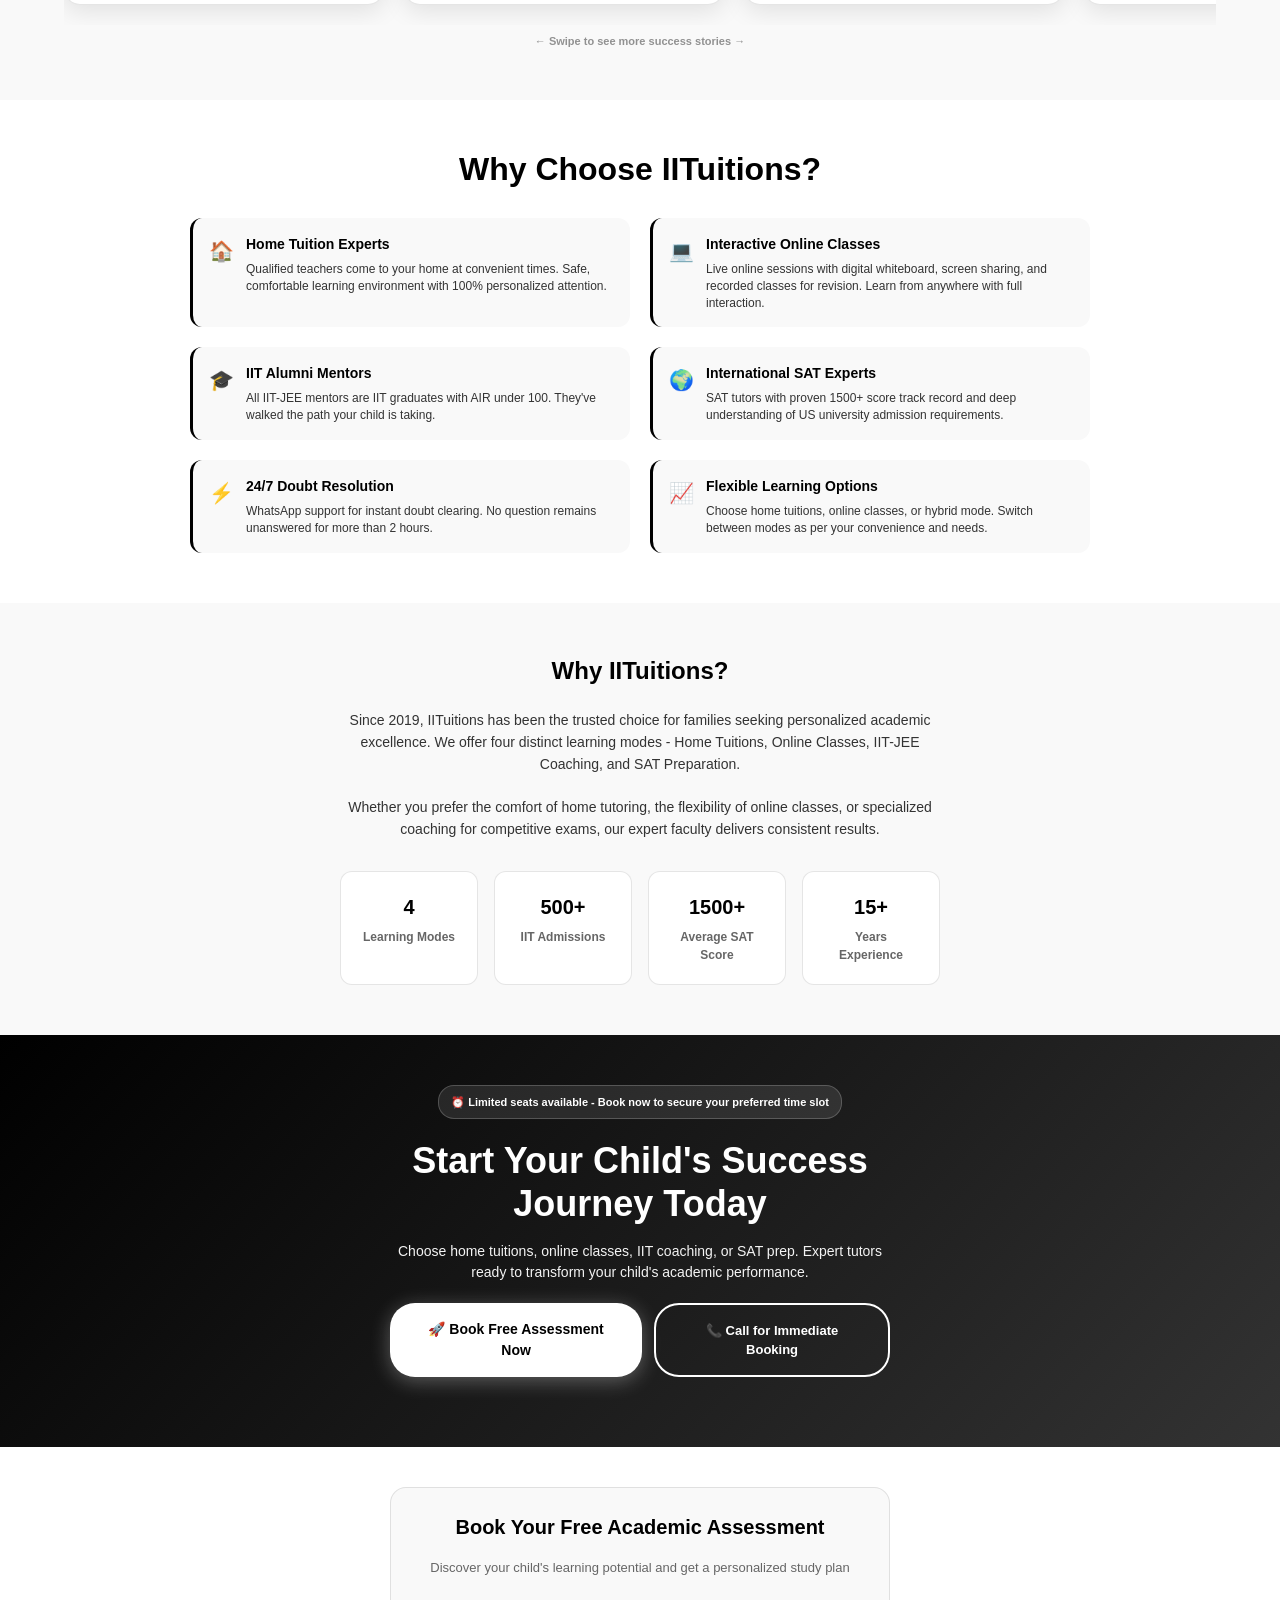
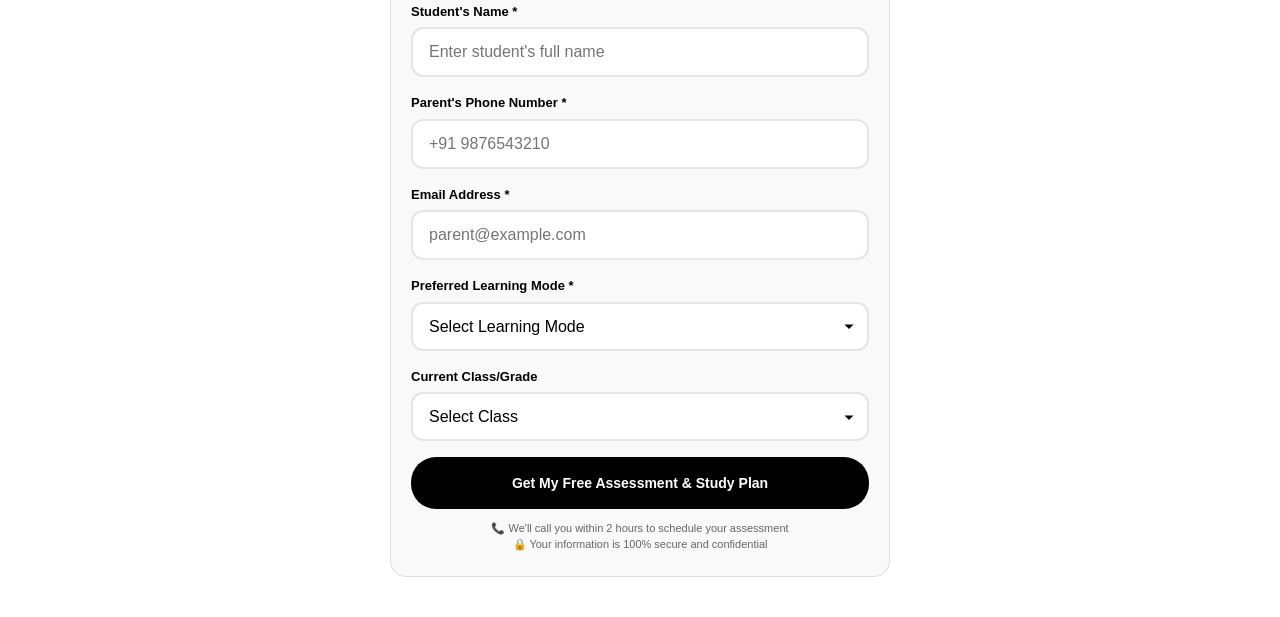
<file: institutions.html>
<!DOCTYPE html>
<html lang="en">
<head>
  <meta charset="utf-8">
  <meta name="viewport" content="width=device-width, initial-scale=1, maximum-scale=5, user-scalable=yes">
  <title>IIT & SAT Coaching | Home Tuitions | IITuitions</title>
  <meta name="description" content="Expert 1-on-1 IIT & SAT coaching. Home tuitions & online classes. 500+ IIT admissions. Book free assessment.">
  <link rel="preconnect" href="https://wa.me">
  <style>
    /* CSS Reset & Base - Mobile First */
    *{margin:0;padding:0;box-sizing:border-box}
    html{font-size:16px;scroll-behavior:smooth;-webkit-text-size-adjust:100%}
    body{
      font-family:-apple-system,BlinkMacSystemFont,'Segoe UI',Roboto,sans-serif;
      line-height:1.5;color:#000;background:#fff;
      -webkit-font-smoothing:antialiased;-moz-osx-font-smoothing:grayscale;
      touch-action:manipulation;overflow-x:hidden;font-display:swap
    }
    
    /* Container - Mobile First */
    .container{max-width:1200px;margin:0 auto;padding:0 16px;width:100%}
    
    /* Header */
    .header{
      background:#fff;position:sticky;top:0;z-index:100;
      box-shadow:0 2px 8px rgba(0,0,0,.1);padding:8px 0
    }
    .header-row{display:flex;align-items:center;justify-content:space-between;min-height:48px;position:relative}
    
    /* Hamburger Menu - Mobile Optimized */
    .hamburger{
      display:flex;flex-direction:column;justify-content:center;
      width:28px;height:28px;cursor:pointer;position:relative;z-index:101;
      padding:4px;-webkit-tap-highlight-color:transparent;
      border-radius:6px;transition:background .2s
    }
    .hamburger:active{background:rgba(0,0,0,.05)}
    .hamburger span{
      display:block;height:2px;width:100%;background:#000;
      margin:2px 0;transition:all .3s cubic-bezier(.4,0,.2,1);border-radius:1px
    }
    .hamburger.active span:nth-child(1){transform:rotate(45deg) translate(5px,5px)}
    .hamburger.active span:nth-child(2){opacity:0;transform:scale(0)}
    .hamburger.active span:nth-child(3){transform:rotate(-45deg) translate(7px,-6px)}
    
    /* Mobile Menu - Enhanced */
    .mobile-menu{
      position:absolute;top:calc(100% + 8px);right:0;
      width:220px;background:#fff;border-radius:16px;
      box-shadow:0 12px 40px rgba(0,0,0,.15);
      transition:all .3s cubic-bezier(.4,0,.2,1);
      z-index:1000;opacity:0;transform:translateY(-8px) scale(.95);
      visibility:hidden;border:1px solid rgba(0,0,0,.08);
      -webkit-backdrop-filter:blur(20px);backdrop-filter:blur(20px)
    }
    .mobile-menu.active{
      opacity:1;transform:translateY(0) scale(1);visibility:visible
    }
    .mobile-menu ul{list-style:none;padding:8px;margin:0}
    .mobile-menu li{
      transition:all .2s ease;border-radius:12px;margin:2px 0
    }
    .mobile-menu li:active{transform:scale(.98)}
    .mobile-menu a{
      display:flex;align-items:center;gap:12px;color:#333;
      text-decoration:none;font-weight:500;font-size:15px;
      padding:14px 16px;border-radius:12px;transition:all .2s ease;
      -webkit-tap-highlight-color:transparent;min-height:48px
    }
    .mobile-menu a:hover,.mobile-menu a:active{
      background:#f8f9fa;color:#000;transform:translateX(2px)
    }
    .mobile-menu .icon{font-size:18px;width:22px;text-align:center}
    
    /* Menu Overlay */
    .menu-overlay{
      position:fixed;top:0;left:0;width:100%;height:100%;
      background:rgba(0,0,0,.5);opacity:0;visibility:hidden;
      transition:all .3s ease;z-index:99
    }
    .menu-overlay.active{opacity:1;visibility:visible}
    .logo{font-size:20px;font-weight:800;color:#000;text-decoration:none}
    /* Book Assessment Float - Right Side */
    .book-float{
      position:fixed;bottom:16px;right:12px;
      background:#000;color:#fff;padding:10px 16px;border-radius:20px;
      text-decoration:none;font-weight:600;font-size:12px;
      transition:transform .2s;min-height:40px;display:flex;align-items:center;
      box-shadow:0 4px 16px rgba(0,0,0,.4);z-index:1000
    }
    .book-float:active{transform:scale(.95)}
    
    /* Urgency Banner */
    .urgency{
      background:#000;color:#fff;text-align:center;padding:8px 12px;
      font-weight:600;font-size:12px
    }
    .blink{animation:blink 1s infinite}
    @keyframes blink{0%,50%{opacity:1}51%,100%{opacity:.5}}
    
    /* Hero */
    .hero{
      background:linear-gradient(135deg,#000 0%,#333 100%);
      color:#fff;padding:40px 12px 50px;text-align:center;position:relative
    }
    .hero::before{
      content:'';position:absolute;top:0;left:0;right:0;bottom:0;
      background:url('data:image/svg+xml,<svg xmlns="http://www.w3.org/2000/svg" viewBox="0 0 10 10"><path d="M 10 0 L 0 0 0 10" fill="none" stroke="rgba(255,255,255,0.1)" stroke-width="0.5"/></svg>');
      opacity:.3
    }
    .hero-content{position:relative;z-index:2;max-width:600px;margin:0 auto}
    
    /* Hero Stats */
    .hero-stats{
      display:grid;grid-template-columns:repeat(2,1fr);gap:8px;margin-bottom:24px
    }
    .stat-badge{
      background:rgba(255,255,255,.15);backdrop-filter:blur(10px);
      padding:6px 10px;border-radius:16px;font-size:10px;font-weight:600;
      border:1px solid rgba(255,255,255,.2);white-space:nowrap;text-align:center
    }
    
    /* Headlines */
    .hero-title{
      font-size:24px;font-weight:800;line-height:1.2;margin-bottom:16px;
      text-shadow:1px 1px 3px rgba(0,0,0,.3)
    }
    .hero-subtitle{font-size:15px;opacity:.95;margin-bottom:24px;line-height:1.4}
    
    /* Buttons */
    .hero-ctas{display:flex;flex-direction:column;gap:12px;margin-bottom:20px}
    .btn-primary{
      background:#fff;color:#000;font-weight:700;padding:16px 24px;font-size:14px;
      border-radius:25px;text-decoration:none;box-shadow:0 4px 20px rgba(255,255,255,.3);
      transition:transform .2s;min-height:52px;display:flex;align-items:center;
      justify-content:center;text-align:center
    }
    .btn-secondary{
      background:transparent;color:#fff;border:2px solid #fff;font-weight:600;
      padding:14px 24px;font-size:13px;border-radius:25px;text-decoration:none;
      transition:all .2s;min-height:48px;display:flex;align-items:center;
      justify-content:center;text-align:center
    }
    .btn-primary:active,.btn-secondary:active{transform:scale(.95)}
    .btn-secondary:hover{background:#fff;color:#000}
    
    /* Guarantee */
    .guarantee{
      background:rgba(255,255,255,.1);color:#e5e5e5;padding:10px 16px;
      border-radius:20px;display:inline-block;font-size:11px;font-weight:600;
      border:1px solid rgba(255,255,255,.2);line-height:1.3;max-width:90%
    }
    
    /* Trust Section */
    .trust{background:#f9f9f9;padding:40px 12px;text-align:center}
    .trust-grid{
      display:grid;grid-template-columns:repeat(2,1fr);gap:16px;
      max-width:500px;margin:0 auto
    }
    .trust-stat{
      background:#fff;padding:20px 16px;border-radius:16px;
      box-shadow:0 4px 20px rgba(0,0,0,.1);border:1px solid rgba(0,0,0,.1);
      transition:transform .2s
    }
    .trust-stat:active{transform:scale(.95)}
    .trust-number{font-size:28px;font-weight:800;color:#000;line-height:1;margin-bottom:6px}
    .trust-label{font-size:12px;color:#666;font-weight:600}
    
    /* Programs */
    .programs{padding:50px 12px;background:#fff}
    .section-title{
      font-size:24px;font-weight:700;text-align:center;margin-bottom:30px;
      color:#000;line-height:1.2
    }
    .programs-grid{
      display:grid;grid-template-columns:1fr;gap:24px;
      max-width:600px;margin:0 auto
    }
    .program-card{
      background:#f9f9f9;border-radius:16px;padding:24px 20px;text-align:center;
      border:2px solid transparent;transition:all .2s;position:relative;overflow:hidden
    }
    .program-card.featured{border-color:#000;background:#f0f9ff}
    .program-badge{
      position:absolute;top:-8px;right:16px;background:#000;color:#fff;
      padding:4px 12px;border-radius:12px;font-size:10px;font-weight:600
    }
    .program-card:active{transform:scale(.98)}
    .program-icon{font-size:40px;margin-bottom:16px}
    .program-title{font-size:20px;font-weight:700;color:#000;margin-bottom:12px}
    .program-desc{color:#333;line-height:1.5;margin-bottom:20px;font-size:14px}
    .program-stats{
      display:flex;justify-content:space-around;margin-bottom:20px;
      padding:16px 0;border-top:1px solid #e5e5e5;border-bottom:1px solid #e5e5e5
    }
    .stat-item{text-align:center}
    .stat-num{
      display:block;font-size:16px;font-weight:800;color:#000;margin-bottom:4px
    }
    .stat-label{
      font-size:10px;color:#666;font-weight:600;text-transform:uppercase;letter-spacing:.3px
    }
    .program-cta{
      background:#000;color:#fff;padding:12px 24px;border-radius:20px;
      text-decoration:none;font-weight:600;font-size:13px;transition:transform .2s;
      display:inline-block;min-height:44px;line-height:1.2
    }
    .program-cta:active{transform:scale(.95)}
    
    /* Success Stories */
    .success{padding:50px 12px;background:#f9f9f9}
    .success-scroll{
      display:flex;gap:20px;overflow-x:auto;padding:20px 0;
      scroll-snap-type:x mandatory;-webkit-overflow-scrolling:touch;
      scrollbar-width:none;-ms-overflow-style:none
    }
    .success-scroll::-webkit-scrollbar{display:none}
    .success-card{
      background:#fff;border-radius:16px;padding:20px;min-width:280px;
      max-width:320px;scroll-snap-align:start;box-shadow:0 6px 25px rgba(0,0,0,.1);
      border:1px solid rgba(0,0,0,.1);position:relative;flex-shrink:0
    }
    .success-rank{
      position:absolute;top:-12px;right:16px;background:#000;color:#fff;
      padding:6px 12px;border-radius:16px;font-size:10px;font-weight:700
    }
    .student-profile{display:flex;align-items:center;gap:12px;margin-bottom:16px}
    .student-avatar{
      width:40px;height:40px;border-radius:50%;background:#000;color:#fff;
      display:flex;align-items:center;justify-content:center;font-size:16px;font-weight:700
    }
    .student-name{font-size:16px;font-weight:700;color:#000;margin-bottom:4px}
    .student-college{color:#666;font-size:11px;font-weight:600}
    .success-quote{
      font-style:italic;font-size:13px;line-height:1.4;color:#333;
      margin-bottom:16px;position:relative;padding-left:12px
    }
    .success-quote::before{
      content:'"';font-size:24px;color:#000;position:absolute;
      top:-6px;left:-6px;font-family:serif
    }
    
    /* Faculty */
    .faculty{padding:50px 12px;background:#fff}
    .faculty-grid{
      display:grid;grid-template-columns:1fr;gap:20px;
      max-width:600px;margin:0 auto
    }
    .faculty-point{
      display:flex;align-items:flex-start;gap:12px;padding:16px;
      background:#f9f9f9;border-radius:12px;border-left:3px solid #000
    }
    .faculty-icon{font-size:20px;margin-top:2px;flex-shrink:0}
    .faculty-text{flex:1}
    .faculty-title{font-size:14px;font-weight:700;color:#000;margin-bottom:6px}
    .faculty-desc{color:#333;font-size:12px;line-height:1.4}
    
    /* About */
    .about{padding:50px 12px;background:#f9f9f9}
    .about-content{max-width:600px;margin:0 auto;text-align:center}
    .about-title{font-size:24px;font-weight:700;margin-bottom:20px;color:#000}
    .about-text{color:#333;line-height:1.6;margin-bottom:20px;font-size:14px}
    .about-highlights{
      display:grid;grid-template-columns:repeat(2,1fr);gap:16px;margin-top:30px
    }
    .highlight-item{
      background:#fff;padding:20px;border-radius:12px;border:1px solid rgba(0,0,0,.1)
    }
    .highlight-number{font-size:20px;font-weight:800;color:#000;margin-bottom:6px}
    .highlight-text{color:#666;font-size:12px;font-weight:600}
    
    /* Final CTA */
    .final-cta{
      background:linear-gradient(135deg,#000 0%,#333 100%);
      color:#fff;padding:50px 12px;text-align:center
    }
    .final-cta-content{max-width:500px;margin:0 auto}
    .final-cta-title{font-size:24px;font-weight:800;margin-bottom:16px;line-height:1.2}
    .final-cta-subtitle{font-size:14px;margin-bottom:20px;opacity:.95}
    .scarcity-text{
      background:rgba(255,255,255,.1);color:#fff;padding:8px 12px;
      border-radius:16px;display:inline-block;font-size:11px;font-weight:600;
      margin-bottom:20px;border:1px solid rgba(255,255,255,.2)
    }
    
    /* Form */
    .form{background:#fff;padding:40px 12px}
    .form-container{
      max-width:500px;margin:0 auto;background:#f9f9f9;padding:24px 20px;
      border-radius:16px;border:1px solid rgba(0,0,0,.1)
    }
    .form-title{
      font-size:20px;font-weight:700;text-align:center;margin-bottom:16px;color:#000
    }
    .form-subtitle{
      text-align:center;color:#666;margin-bottom:24px;font-size:13px
    }
    .form-row{margin-bottom:16px}
    .form-row label{
      display:block;margin-bottom:6px;font-weight:600;color:#000;font-size:13px
    }
    .form-row input,.form-row select{
      width:100%;padding:14px 16px;border:2px solid #e5e5e5;border-radius:12px;
      font-size:16px;font-family:inherit;transition:border-color .2s;
      background:#fff;color:#000;-webkit-appearance:none;appearance:none
    }
    .form-row input:focus,.form-row select:focus{
      outline:none;border-color:#000;box-shadow:0 0 0 3px rgba(0,0,0,.1)
    }
    .form-row select{
      background-image:url('data:image/svg+xml;utf8,<svg xmlns="http://www.w3.org/2000/svg" width="12" height="12" viewBox="0 0 12 12"><path fill="black" d="M6 9L1.5 4.5h9z"/></svg>');
      background-repeat:no-repeat;background-position:right 12px center;padding-right:32px
    }
    .btn-form{
      background:#000;color:#fff;border:none;padding:16px 24px;border-radius:25px;
      font-weight:700;font-size:14px;width:100%;cursor:pointer;transition:transform .2s;
      min-height:52px
    }
    .btn-form:active{transform:scale(.98)}
    .form-note{
      text-align:center;color:#666;font-size:11px;margin-top:12px;line-height:1.4
    }
    
    /* WhatsApp Float */
    .wa-float{
      position:fixed;bottom:16px;left:12px;width:52px;height:52px;
      background:#25D366;color:#fff;border-radius:50%;display:flex;
      align-items:center;justify-content:center;font-size:20px;text-decoration:none;
      box-shadow:0 4px 16px rgba(37,211,102,.4);z-index:1000;transition:transform .2s
    }
    .wa-float:active{transform:scale(.9)}
    
    /* Responsive */
    @media (min-width:768px){
      .container{padding:0 24px}
      .hero-title{font-size:36px}
      .hero-subtitle{font-size:18px}
      .hero-stats{display:flex;justify-content:center;gap:12px;flex-wrap:wrap}
      .stat-badge{font-size:12px;padding:6px 12px}
      .section-title{font-size:32px}
      .final-cta-title{font-size:36px}
      .trust-grid{grid-template-columns:repeat(4,1fr);max-width:800px}
      .programs-grid{grid-template-columns:repeat(2,1fr);max-width:900px}
      .faculty-grid{grid-template-columns:repeat(2,1fr);max-width:900px}
      .about-highlights{grid-template-columns:repeat(4,1fr)}
      .hero-ctas{flex-direction:row;justify-content:center}
    }
    
    @media (max-width:400px){
      .container{padding:0 8px}
      .hero{padding:30px 8px 40px}
      .hero-title{font-size:20px}
      .hero-stats{grid-template-columns:1fr;gap:6px}
      .trust-grid{grid-template-columns:1fr;gap:12px}
      .success-card{min-width:260px;padding:16px}
      .form-container{padding:20px 16px}
    }
    
    /* Performance & Accessibility - Mobile Focused */
    .trust-stat,.program-card,.success-card{will-change:transform;contain:layout}
    .hero::before{will-change:opacity;contain:strict}
    
    /* Tap Highlights & Touch Optimization */
    *{-webkit-tap-highlight-color:transparent}
    .btn-primary,.btn-secondary,.program-cta,.btn-form,.book-float,.wa-float{
      -webkit-tap-highlight-color:rgba(0,0,0,.1);
      touch-action:manipulation;user-select:none
    }
    
    /* Reduce Motion */
    @media (prefers-reduced-motion:reduce){
      *,*::before,*::after{
        animation-duration:.01ms!important;animation-iteration-count:1!important;
        transition-duration:.01ms!important;scroll-behavior:auto!important
      }
      .hamburger span{transition:none!important}
      .mobile-menu{transition:none!important}
    }
    
    /* Dark Mode Support */
    @media (prefers-color-scheme:dark){
      .urgency{background:#1a1a1a;border-color:#444}
    }
    
    /* High Contrast */
    @media (prefers-contrast:high){
      .trust-stat,.program-card,.success-card,.mobile-menu{border-width:2px!important}
      .hamburger span{height:3px!important}
    }
  </style>
</head>
<body>
  <!-- Urgency Banner -->
  <div class="urgency">
    <span class="blink">🔥</span>
    Only 12 seats left for January 2025 batch!
    <span class="blink">🔥</span>
  </div>

  <!-- Header -->
  <header class="header">
    <div class="container header-row">
      <a href="#" class="logo">IITuitions</a>
      <div class="hamburger" id="hamburger">
        <span></span>
        <span></span>
        <span></span>
      </div>
      <!-- Mobile Menu -->
      <nav class="mobile-menu" id="mobileMenu">
        <ul>
          <li>
            <a href="#" onclick="closeMenu()">
              <span class="icon">🏠</span>
              <span>Home</span>
            </a>
          </li>
          <li>
            <a href="#programs" onclick="closeMenu()">
              <span class="icon">🎓</span>
              <span>IIT</span>
            </a>
          </li>
          <li>
            <a href="#programs" onclick="closeMenu()">
              <span class="icon">📚</span>
              <span>SAT</span>
            </a>
          </li>
          <li>
            <a href="#programs" onclick="closeMenu()">
              <span class="icon">🏛️</span>
              <span>Tuitions</span>
            </a>
          </li>
        </ul>
      </nav>
    </div>
  </header>

  <!-- Menu Overlay -->
  <div class="menu-overlay" id="menuOverlay"></div>

  <!-- Hero Section -->
  <section class="hero">
    <div class="hero-content">
      <div class="hero-stats">
        <div class="stat-badge">🏠 Home Tuitions</div>
        <div class="stat-badge">💻 Online Classes</div>
        <div class="stat-badge">🎓 IIT-JEE Coaching</div>
        <div class="stat-badge">🌍 SAT Preparation</div>
      </div>

      <h1 class="hero-title">Elite 1-on-1 Coaching for IIT, SAT & Academic Excellence</h1>
      
      <p class="hero-subtitle">Expert mentors come to your home or teach online with personalized attention for guaranteed results.</p>

      <div class="hero-ctas">
        <a href="#form" class="btn-primary">📋 Book Free Assessment (Worth ₹5,000)</a>
        <a href="#programs" class="btn-secondary">📊 See All Programs</a>
      </div>

      <div class="guarantee">🛡️ 100% Money-Back Guarantee + Target Achievement Promise</div>
    </div>
  </section>

  <!-- Trust Section -->
  <section class="trust">
    <div class="container">
      <div class="trust-grid">
        <div class="trust-stat">
          <div class="trust-number">500+</div>
          <div class="trust-label">IIT Admissions</div>
        </div>
        <div class="trust-stat">
          <div class="trust-number">1500+</div>
          <div class="trust-label">SAT Scores</div>
        </div>
        <div class="trust-stat">
          <div class="trust-number">95%</div>
          <div class="trust-label">Grade Improvements</div>
        </div>
        <div class="trust-stat">
          <div class="trust-number">15+</div>
          <div class="trust-label">Years Experience</div>
        </div>
      </div>
    </div>
  </section>

  <!-- Programs Section -->
  <section class="programs" id="programs">
    <div class="container">
      <h2 class="section-title">Choose Your Perfect Learning Mode</h2>
      
      <div class="programs-grid">
        <div class="program-card featured">
          <div class="program-badge">Most Popular</div>
          <div class="program-icon">🏠</div>
          <h3 class="program-title">Home Tuitions</h3>
          <p class="program-desc">Expert teachers come to your home for personalized 1-on-1 sessions. Perfect for all subjects, grades 1-12, IIT-JEE, and SAT prep.</p>
          <div class="program-stats">
            <div class="stat-item">
              <span class="stat-num">100%</span>
              <span class="stat-label">Personal Attention</span>
            </div>
            <div class="stat-item">
              <span class="stat-num">Flexible</span>
              <span class="stat-label">Timings</span>
            </div>
          </div>
          <a href="#form" class="program-cta">Book Home Tutor</a>
        </div>

        <div class="program-card">
          <div class="program-icon">💻</div>
          <h3 class="program-title">Online Tuitions</h3>
          <p class="program-desc">Interactive online classes with recorded sessions. Access expert tutors from anywhere with digital whiteboard and real-time doubt solving.</p>
          <div class="program-stats">
            <div class="stat-item">
              <span class="stat-num">24/7</span>
              <span class="stat-label">Access</span>
            </div>
            <div class="stat-item">
              <span class="stat-num">Record</span>
              <span class="stat-label">Sessions</span>
            </div>
          </div>
          <a href="#form" class="program-cta">Book Online Classes</a>
        </div>
      </div>
    </div>
  </section>

  <!-- Success Stories -->
  <section class="success">
    <div class="container">
      <h2 class="section-title">Success Stories Across All Programs</h2>
      
      <div class="success-scroll">
        <div class="success-card">
          <div class="success-rank">AIR 23</div>
          <div class="student-profile">
            <div class="student-avatar">R</div>
            <div>
              <div class="student-name">Rohit Sharma</div>
              <div class="student-college">IIT Bombay CSE • Home Tuition</div>
            </div>
          </div>
          <blockquote class="success-quote">Having a tutor come home was incredible. The personal attention and flexible timing helped me focus better than any coaching center.</blockquote>
        </div>

        <div class="success-card">
          <div class="success-rank">1580 SAT</div>
          <div class="student-profile">
            <div class="student-avatar">N</div>
            <div>
              <div class="student-name">Nandhini Patel</div>
              <div class="student-college">Harvard University • Online SAT</div>
            </div>
          </div>
          <blockquote class="success-quote">Online SAT classes with recorded sessions were perfect. I could review difficult concepts multiple times and practice at my own pace.</blockquote>
        </div>

        <div class="success-card">
          <div class="success-rank">98% Grade</div>
          <div class="student-profile">
            <div class="student-avatar">A</div>
            <div>
              <div class="student-name">Arjun Kumar</div>
              <div class="student-college">Class 12 CBSE • Home Tuition</div>
            </div>
          </div>
          <blockquote class="success-quote">Mathematics improved from 65% to 98% with home tuitions. The teacher understood my learning style and taught accordingly.</blockquote>
        </div>

        <div class="success-card">
          <div class="success-rank">AIR 67</div>
          <div class="student-profile">
            <div class="student-avatar">P</div>
            <div>
              <div class="student-name">Priya Singh</div>
              <div class="student-college">IIT Delhi EE • Online IIT Coaching</div>
            </div>
          </div>
          <blockquote class="success-quote">Online IIT coaching was as effective as offline. The digital whiteboard and instant doubt solving made learning interactive.</blockquote>
        </div>

        <div class="success-card">
          <div class="success-rank">1550 SAT</div>
          <div class="student-profile">
            <div class="student-avatar">S</div>
            <div>
              <div class="student-name">Sri Charan</div>
              <div class="student-college">Princeton University • Home SAT Tutor</div>
            </div>
          </div>
          <blockquote class="success-quote">Home SAT tutoring gave me the confidence I needed. Personal attention and customized study plan led to my dream university.</blockquote>
        </div>
      </div>
    </div>
  </section>

  <!-- Faculty Section -->
  <section class="faculty">
    <div class="container">
      <h2 class="section-title">Why Choose IITuitions?</h2>
      
      <div class="faculty-grid">
        <div class="faculty-point">
          <div class="faculty-icon">🏠</div>
          <div class="faculty-text">
            <div class="faculty-title">Home Tuition Experts</div>
            <div class="faculty-desc">Qualified teachers come to your home at convenient times. Safe, comfortable learning environment with 100% personalized attention.</div>
          </div>
        </div>

        <div class="faculty-point">
          <div class="faculty-icon">💻</div>
          <div class="faculty-text">
            <div class="faculty-title">Interactive Online Classes</div>
            <div class="faculty-desc">Live online sessions with digital whiteboard, screen sharing, and recorded classes for revision. Learn from anywhere with full interaction.</div>
          </div>
        </div>

        <div class="faculty-point">
          <div class="faculty-icon">🎓</div>
          <div class="faculty-text">
            <div class="faculty-title">IIT Alumni Mentors</div>
            <div class="faculty-desc">All IIT-JEE mentors are IIT graduates with AIR under 100. They've walked the path your child is taking.</div>
          </div>
        </div>

        <div class="faculty-point">
          <div class="faculty-icon">🌍</div>
          <div class="faculty-text">
            <div class="faculty-title">International SAT Experts</div>
            <div class="faculty-desc">SAT tutors with proven 1500+ score track record and deep understanding of US university admission requirements.</div>
          </div>
        </div>

        <div class="faculty-point">
          <div class="faculty-icon">⚡</div>
          <div class="faculty-text">
            <div class="faculty-title">24/7 Doubt Resolution</div>
            <div class="faculty-desc">WhatsApp support for instant doubt clearing. No question remains unanswered for more than 2 hours.</div>
          </div>
        </div>

        <div class="faculty-point">
          <div class="faculty-icon">📈</div>
          <div class="faculty-text">
            <div class="faculty-title">Flexible Learning Options</div>
            <div class="faculty-desc">Choose home tuitions, online classes, or hybrid mode. Switch between modes as per your convenience and needs.</div>
          </div>
        </div>
      </div>
    </div>
  </section>

  <!-- About Section -->
  <section class="about">
    <div class="container">
      <div class="about-content">
        <h2 class="about-title">Why IITuitions?</h2>
        
        <p class="about-text">Since 2019, IITuitions has been the trusted choice for families seeking personalized academic excellence. We offer four distinct learning modes - Home Tuitions, Online Classes, IIT-JEE Coaching, and SAT Preparation.</p>
        
        <p class="about-text">Whether you prefer the comfort of home tutoring, the flexibility of online classes, or specialized coaching for competitive exams, our expert faculty delivers consistent results.</p>

        <div class="about-highlights">
          <div class="highlight-item">
            <div class="highlight-number">4</div>
            <div class="highlight-text">Learning Modes</div>
          </div>
          <div class="highlight-item">
            <div class="highlight-number">500+</div>
            <div class="highlight-text">IIT Admissions</div>
          </div>
          <div class="highlight-item">
            <div class="highlight-number">1500+</div>
            <div class="highlight-text">Average SAT Score</div>
          </div>
          <div class="highlight-item">
            <div class="highlight-number">15+</div>
            <div class="highlight-text">Years Experience</div>
          </div>
        </div>
      </div>
    </div>
  </section>

  <!-- Final CTA -->
  <section class="final-cta">
    <div class="final-cta-content">
      <div class="scarcity-text">⏰ Limited seats available - Book now to secure your preferred time slot</div>
      
      <h2 class="final-cta-title">Start Your Child's Success Journey Today</h2>
      <p class="final-cta-subtitle">Choose home tuitions, online classes, IIT coaching, or SAT prep. Expert tutors ready to transform your child's academic performance.</p>
      
      <div class="hero-ctas">
        <a href="#form" class="btn-primary">🚀 Book Free Assessment Now</a>
        <a href="tel:+917207467565" class="btn-secondary">📞 Call for Immediate Booking</a>
      </div>
    </div>
  </section>

  <!-- Form Section -->
  <section class="form" id="form">
    <div class="container">
      <div class="form-container">
        <h3 class="form-title">Book Your Free Academic Assessment</h3>
        <p class="form-subtitle">Discover your child's learning potential and get a personalized study plan</p>
        
        <form id="assessmentForm">
          <div class="form-row">
            <label>Student's Name *</label>
            <input type="text" name="student_name" required placeholder="Enter student's full name">
          </div>
          
          <div class="form-row">
            <label>Parent's Phone Number *</label>
            <input type="tel" name="parent_phone" required placeholder="+91 9876543210">
          </div>
          
          <div class="form-row">
            <label>Email Address *</label>
            <input type="email" name="email" required placeholder="parent@example.com">
          </div>
          
          <div class="form-row">
            <label>Preferred Learning Mode *</label>
            <select name="learning_mode" required>
              <option value="">Select Learning Mode</option>
              <option value="home-tuition">Home Tuition (Teacher visits your home)</option>
              <option value="online-classes">Online Classes</option>
              <option value="iit-coaching">IIT-JEE Coaching</option>
              <option value="sat-preparation">SAT Preparation</option>
              <option value="not-sure">Not Sure / Need Guidance</option>
            </select>
          </div>
          
          <div class="form-row">
            <label>Current Class/Grade</label>
            <select name="current_class">
              <option value="">Select Class</option>
              <option value="grade-1-5">Class 1-5</option>
              <option value="grade-6-8">Class 6-8</option>
              <option value="grade-9-10">Class 9-10</option>
              <option value="grade-11-12">Class 11-12</option>
              <option value="iit-aspirant">IIT Aspirant</option>
              <option value="sat-aspirant">SAT Aspirant</option>
            </select>
          </div>
          
          <button type="submit" class="btn-form">Get My Free Assessment & Study Plan</button>
        </form>
        
        <p class="form-note">📞 We'll call you within 2 hours to schedule your assessment<br>🔒 Your information is 100% secure and confidential</p>
      </div>
    </div>
  </section>

  <!-- WhatsApp Float -->
  <a class="wa-float" href="https://wa.me/917207467565?text=Hi%20IITuitions%2C%20I%20want%20free%20assessment" aria-label="Chat on WhatsApp">
    <svg width="20" height="20" viewBox="0 0 24 24" fill="currentColor">
      <path d="M17.472 14.382c-.297-.149-1.758-.867-2.03-.967-.273-.099-.471-.148-.67.15-.197.297-.767.966-.94 1.164-.173.199-.347.223-.644.075-.297-.15-1.255-.463-2.39-1.475-.883-.788-1.48-1.761-1.653-2.059-.173-.297-.018-.458.13-.606.134-.133.298-.347.446-.52.149-.174.198-.298.298-.497.099-.198.05-.371-.025-.52-.075-.149-.669-1.612-.916-2.207-.242-.579-.487-.5-.669-.51-.173-.008-.371-.01-.57-.01-.198 0-.52.074-.792.372-.272.297-1.04 1.016-1.04 2.479 0 1.462 1.065 2.875 1.213 3.074.149.198 2.096 3.2 5.077 4.487.709.306 1.262.489 1.694.625.712.227 1.36.195 1.871.118.571-.085 1.758-.719 2.006-1.413.248-.694.248-1.289.173-1.413-.074-.124-.272-.198-.57-.347m-5.421 7.403h-.004a9.87 9.87 0 01-5.031-1.378l-.361-.214-3.741.982.998-3.648-.235-.374a9.86 9.86 0 01-1.51-5.26c.001-5.45 4.436-9.884 9.888-9.884 2.64 0 5.122 1.03 6.988 2.898a9.825 9.825 0 012.893 6.994c-.003 5.45-4.437 9.884-9.885 9.884m8.413-18.297A11.815 11.815 0 0012.05 0C5.495 0 .16 5.335.157 11.892c0 2.096.547 4.142 1.588 5.945L.057 24l6.305-1.654a11.882 11.882 0 005.683 1.448h.005c6.554 0 11.89-5.335 11.893-11.893A11.821 11.821 0 0020.893 3.488"/>
    </svg>
  </a>

  <!-- Book Assessment Float -->
  <a class="book-float" href="#form" aria-label="Book Assessment">Book Assessment</a>

  <script>
    // Optimized JavaScript for mobile
    
    // Hamburger Menu functionality
    const hamburger = document.getElementById('hamburger');
    const mobileMenu = document.getElementById('mobileMenu');
    const menuOverlay = document.getElementById('menuOverlay');

    function toggleMenu() {
      hamburger.classList.toggle('active');
      mobileMenu.classList.toggle('active');
      menuOverlay.classList.toggle('active');
      document.body.style.overflow = mobileMenu.classList.contains('active') ? 'hidden' : '';
    }

    function closeMenu() {
      hamburger.classList.remove('active');
      mobileMenu.classList.remove('active');
      menuOverlay.classList.remove('active');
      document.body.style.overflow = '';
    }

    hamburger.addEventListener('click', toggleMenu);
    menuOverlay.addEventListener('click', closeMenu);

    // Make closeMenu function global
    window.closeMenu = closeMenu;

    // Smooth scrolling
    document.addEventListener('click', function(e) {
      const link = e.target.closest('a[href^="#"]');
      if (link) {
        e.preventDefault();
        const target = document.querySelector(link.getAttribute('href'));
        if (target) {
          const headerHeight = 60;
          const targetPosition = target.offsetTop - headerHeight;
          window.scrollTo({
            top: targetPosition,
            behavior: 'smooth'
          });
        }
      }
    });

    // Form submission
    document.getElementById('assessmentForm').addEventListener('submit', function(e) {
      e.preventDefault();
      
      const submitBtn = this.querySelector('.btn-form');
      const originalText = submitBtn.textContent;
      submitBtn.textContent = 'Submitting...';
      submitBtn.disabled = true;
      
      const formData = new FormData(this);
      const data = Object.fromEntries(formData);
      
      const message = `Hi IITuitions, I want to book free assessment for:

Student: ${data.student_name}
Parent Phone: ${data.parent_phone}
Email: ${data.email}
Learning Mode: ${data.learning_mode}
Class: ${data.current_class || 'Not specified'}

Please schedule our assessment and provide more details.`;
      
      const whatsappUrl = `https://wa.me/917207467565?text=${encodeURIComponent(message)}`;
      
      setTimeout(() => {
        window.open(whatsappUrl, '_blank');
        alert('Thank you! Redirecting to WhatsApp to complete your booking. We will call you within 2 hours.');
        this.reset();
        submitBtn.textContent = originalText;
        submitBtn.disabled = false;
      }, 500);
    });

    // Touch feedback
    function addTouchFeedback() {
      const elements = document.querySelectorAll('.btn-primary, .btn-secondary, .program-cta, .btn-form, .book-float, .trust-stat, .program-card');
      
      elements.forEach(element => {
        element.addEventListener('touchstart', function() {
          this.style.transform = 'scale(0.95)';
        }, { passive: true });
        
        element.addEventListener('touchend', function() {
          setTimeout(() => {
            this.style.transform = '';
          }, 100);
        }, { passive: true });
      });
    }

    // Initialize
    document.addEventListener('DOMContentLoaded', addTouchFeedback);

    // Scroll indicator for success stories
    const scrollContainer = document.querySelector('.success-scroll');
    if (scrollContainer) {
      const indicator = document.createElement('div');
      indicator.innerHTML = '← Swipe to see more success stories →';
      indicator.style.cssText = 'text-align:center;font-size:11px;color:#666;margin-top:8px;opacity:.7;font-weight:600';
      scrollContainer.parentNode.appendChild(indicator);
      
      scrollContainer.addEventListener('scroll', function() {
        indicator.style.opacity = '0.3';
      }, { once: true, passive: true });
    }

    // Prevent zoom on focus (iOS)
    document.addEventListener('focusin', function(e) {
      if (e.target.matches('input, select, textarea')) {
        document.querySelector('meta[name=viewport]').setAttribute('content', 'width=device-width, initial-scale=1, maximum-scale=1, user-scalable=no');
      }
    });

    document.addEventListener('focusout', function() {
      document.querySelector('meta[name=viewport]').setAttribute('content', 'width=device-width, initial-scale=1, maximum-scale=5, user-scalable=yes');
    });
  </script>
</body>
</html>
</file>
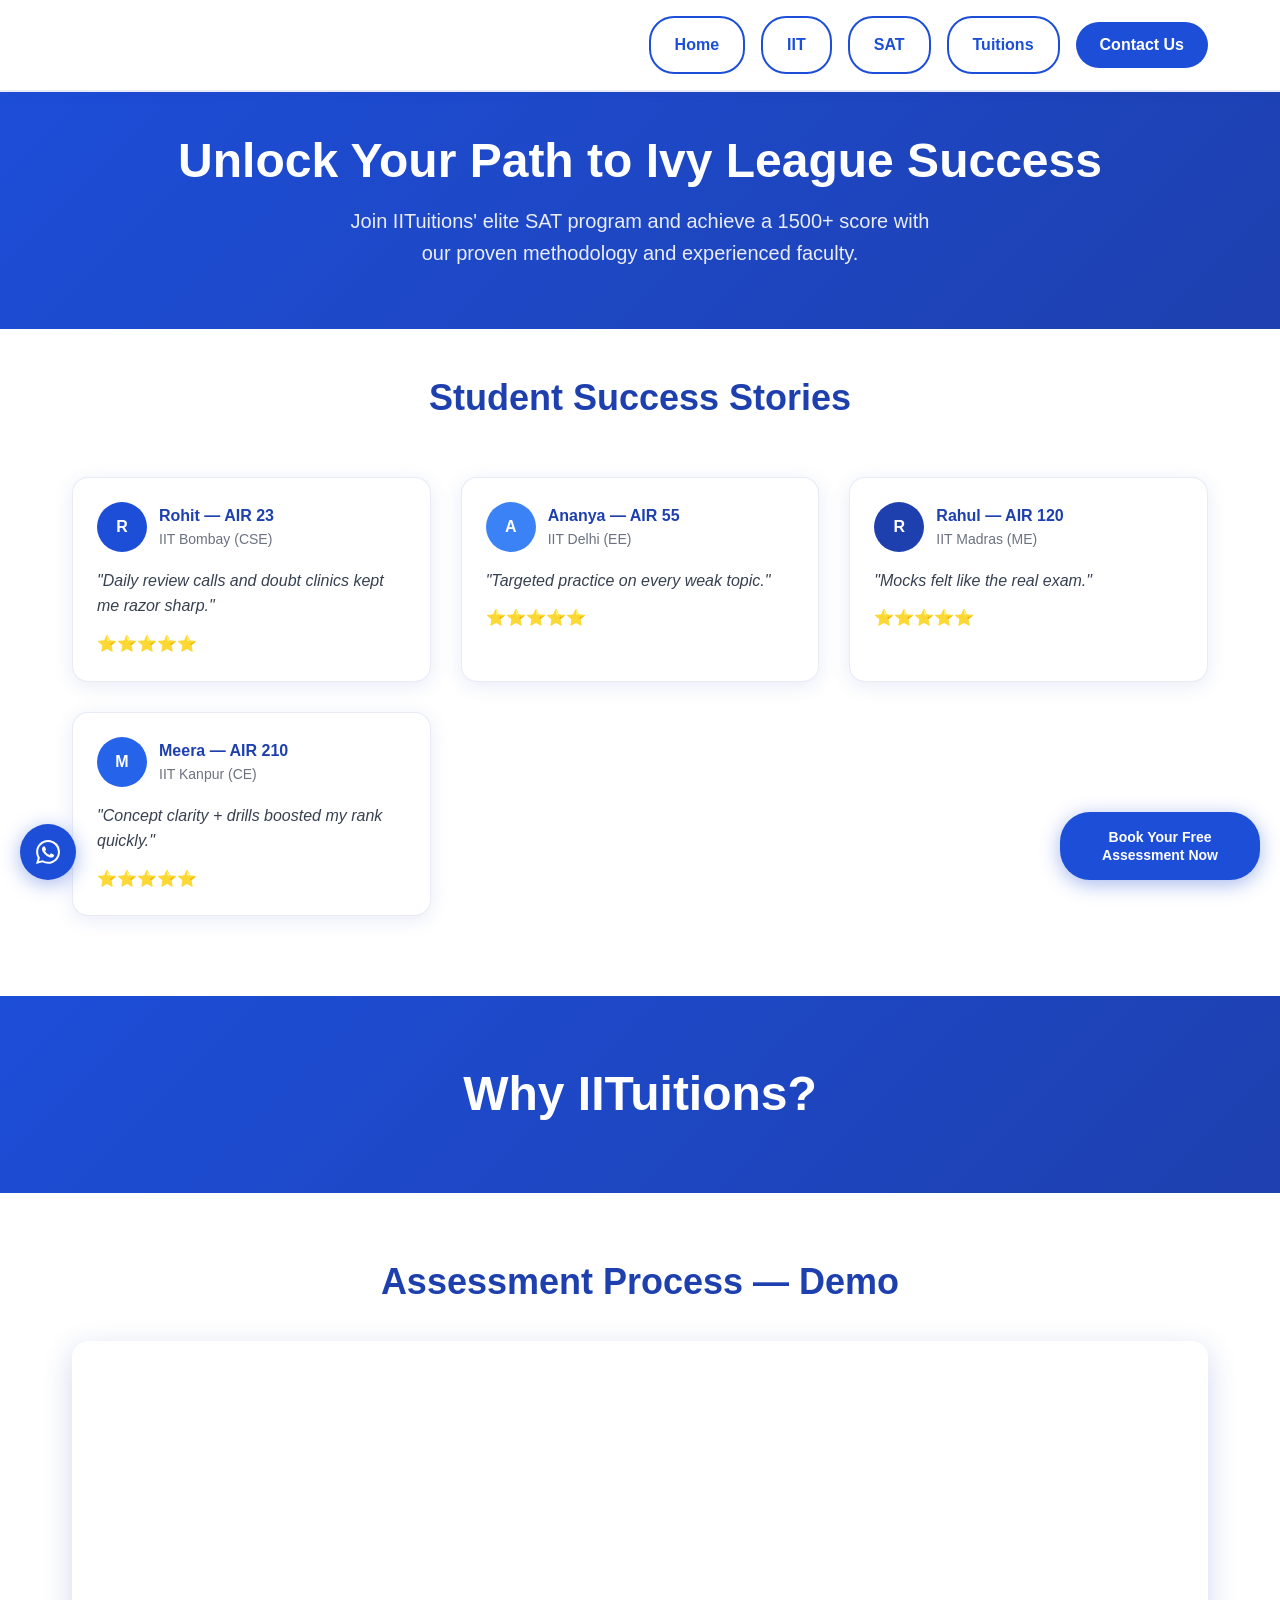
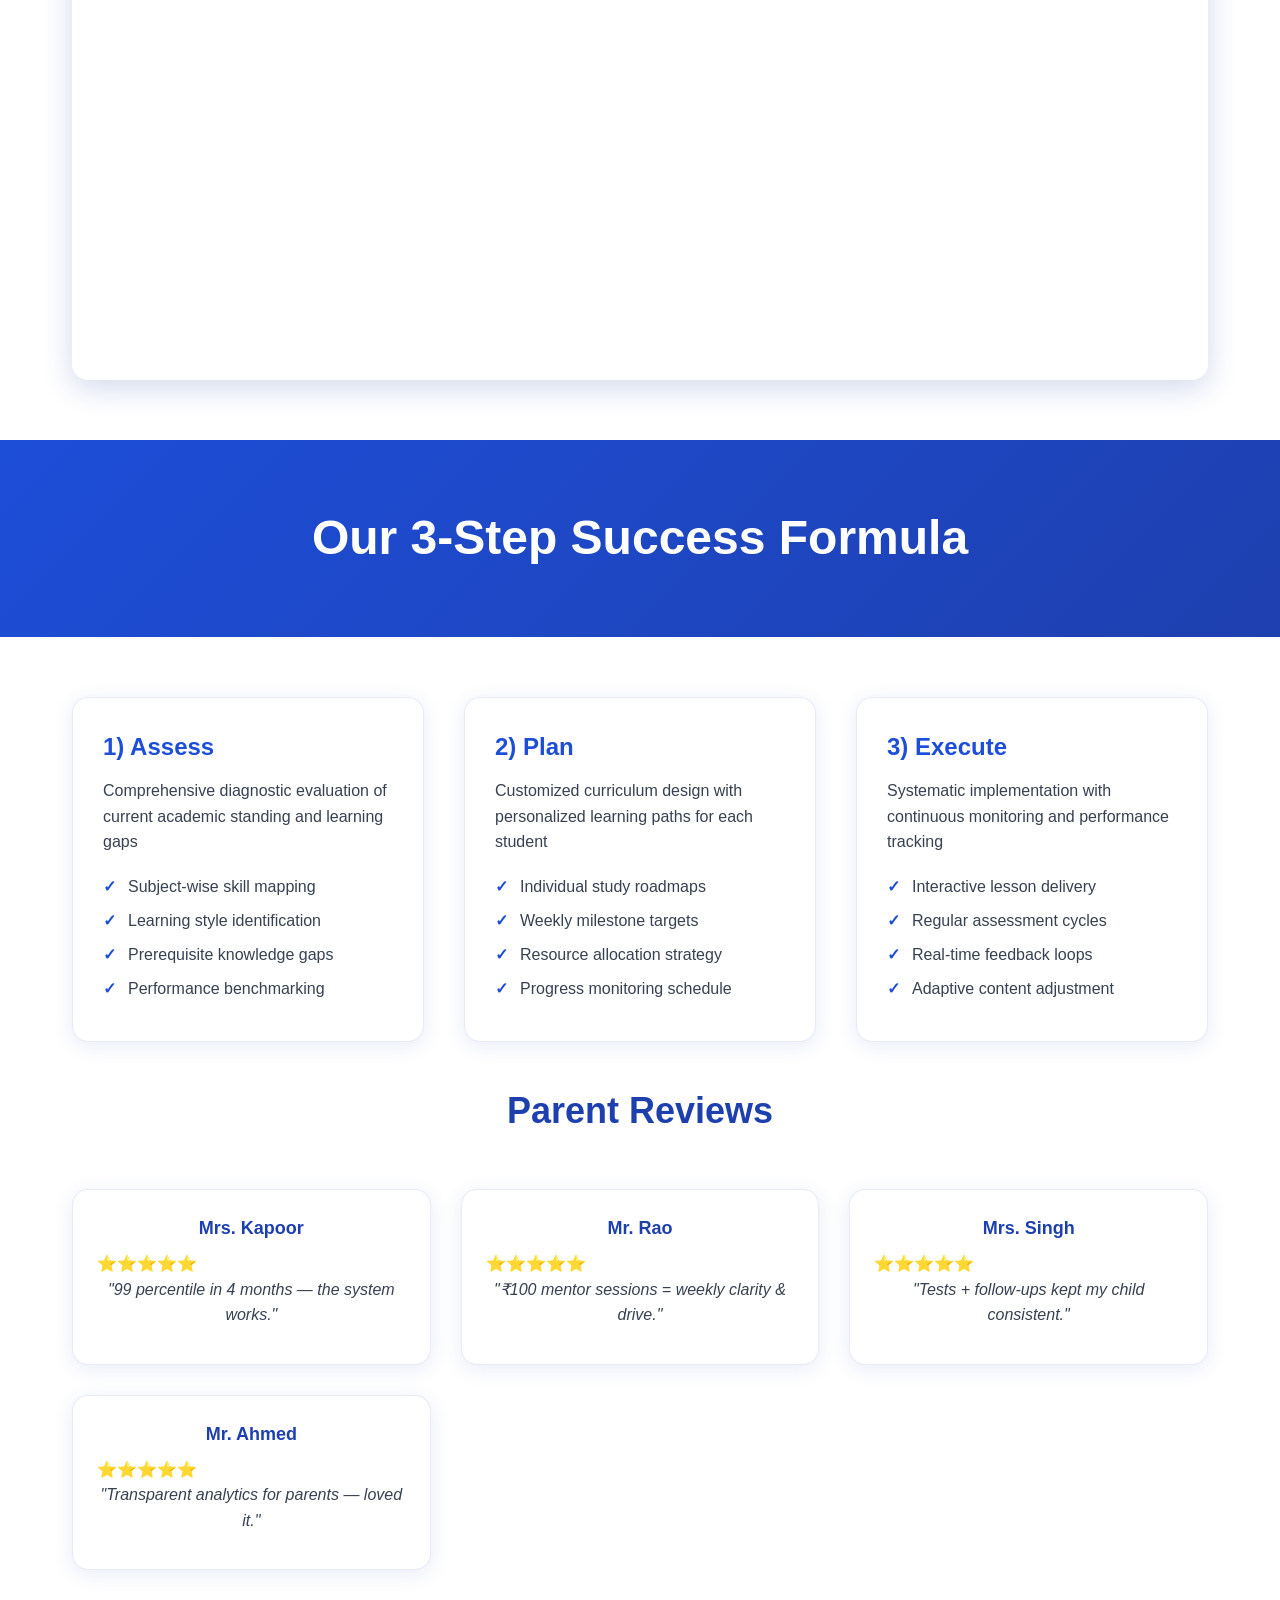
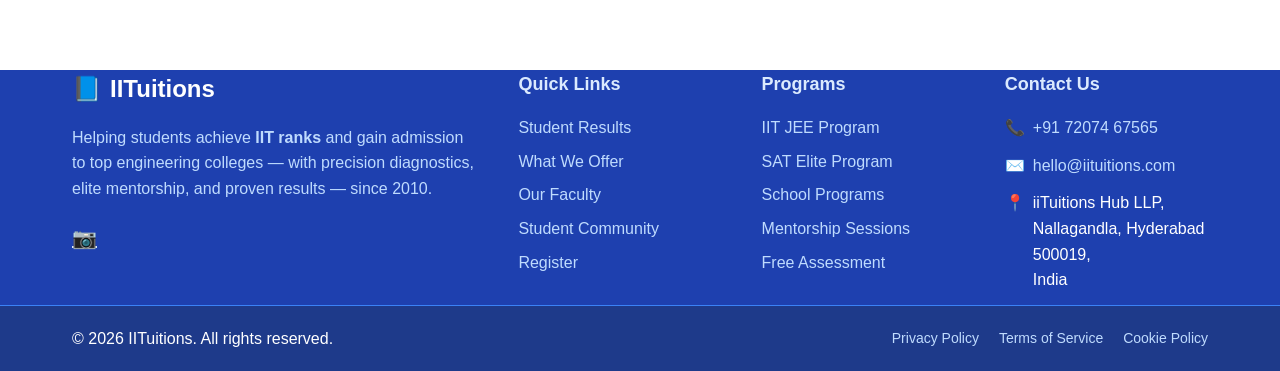
<file: sat.html>
<!DOCTYPE html>
<html lang="en">
<head>
  <meta charset="utf-8" />
  <meta name="viewport" content="width=device-width, initial-scale=1" />
  <title>SAPTuitions — SAP Coaching</title>
  <meta name="description" content="SAP-JEE coaching with diagnostics, mentorship, weekly tests and proven ranks.">
  <style>
    /* Reset and base styles - Mobile First */
    * {
      margin: 0;
      padding: 0;
      box-sizing: border-box;
    }

    html {
      font-size: 16px; /* Prevents iOS zoom on form inputs */
      -webkit-text-size-adjust: 100%;
      -ms-text-size-adjust: 100%;
      scroll-behavior: smooth;
    }

    body {
      font-family: -apple-system, BlinkMacSystemFont, 'Segoe UI', Roboto, 'Helvetica Neue', Arial, sans-serif;
      line-height: 1.6;
      color: #1e40af; /* Blue 700 for main text */
      background: #ffffff; /* Pure white background */
      overflow-x: hidden; /* Prevent horizontal scroll */
      -webkit-font-smoothing: antialiased;
      -moz-osx-font-smoothing: grayscale;
    }

    /* Mobile-first container */
    .container {
      max-width: 1200px;
      margin: 0 auto;
      padding: 0 16px;
      width: 100%;
    }

    /* Mobile-first header with enhanced optimization */
    .site-header {
      background: #ffffff;
      box-shadow: 0 2px 10px rgba(30, 64, 175, 0.1);
      position: sticky;
      top: 0;
      z-index: 100;
      padding: 16px 0;
      width: 100%;
      border-bottom: 2px solid rgba(30, 64, 175, 0.1);
    }

    .header-row {
      display: flex;
      align-items: center;
      justify-content: flex-end; /* Hamburger menu on the right */
      min-height: 44px; /* iOS minimum touch target */
      position: relative;
    }

    /* Mobile hamburger menu */
    .hamburger-menu {
      background: none;
      border: none;
      width: 44px;
      height: 44px;
      cursor: pointer;
      display: flex;
      flex-direction: column;
      justify-content: center;
      align-items: center;
      gap: 5px;
      padding: 8px;
      border-radius: 8px;
      transition: background-color 0.3s ease;
      -webkit-tap-highlight-color: rgba(29, 78, 216, 0.2);
      position: relative;
      z-index: 101;
    }

    .hamburger-menu:active {
      background-color: rgba(29, 78, 216, 0.1);
    }

    .hamburger-menu span {
      width: 28px;
      height: 3px;
      background: #1e40af;
      border-radius: 2px;
      transition: all 0.3s cubic-bezier(0.68, -0.55, 0.265, 1.55);
      transform-origin: center;
      display: block;
    }

    .hamburger-menu.active span:nth-child(1) {
      transform: rotate(45deg) translate(7px, 7px);
      background: #1d4ed8;
    }

    .hamburger-menu.active span:nth-child(2) {
      opacity: 0;
      transform: scale(0);
    }

    .hamburger-menu.active span:nth-child(3) {
      transform: rotate(-45deg) translate(7px, -7px);
      background: #1d4ed8;
    }

    /* Mobile menu dropdown - styled like image */
    .mobile-menu {
      position: absolute;
      top: 100%;
      right: 0;
      width: 280px;
      background: #ffffff;
      border: 1px solid rgba(30, 64, 175, 0.15);
      border-radius: 20px;
      box-shadow: 0 10px 40px rgba(30, 64, 175, 0.15);
      opacity: 0;
      visibility: hidden;
      transform: translateY(-10px);
      transition: all 0.3s cubic-bezier(0.68, -0.55, 0.265, 1.55);
      z-index: 200;
      margin-top: 8px;
      overflow: hidden;
      backdrop-filter: blur(10px);
      -webkit-backdrop-filter: blur(10px);
    }

    .mobile-menu.active {
      opacity: 1;
      visibility: visible;
      transform: translateY(0);
    }

    .mobile-menu a {
      color: #374151;
      text-decoration: none;
      font-size: 16px;
      font-weight: 600;
      padding: 18px 24px;
      border-bottom: 1px solid rgba(30, 64, 175, 0.08);
      transition: all 0.3s ease;
      display: flex;
      align-items: center;
      gap: 12px;
      min-height: 60px;
      -webkit-tap-highlight-color: rgba(29, 78, 216, 0.1);
    }

    .mobile-menu a:last-child {
      border-bottom: none;
    }

    .mobile-menu a:hover,
    .mobile-menu a:active {
      background: rgba(29, 78, 216, 0.05);
      color: #1d4ed8;
      transform: translateX(4px);
    }

    .mobile-menu a:first-child {
      border-radius: 20px 20px 0 0;
    }

    .mobile-menu a:last-child {
      border-radius: 0 0 20px 20px;
    }

    /* Desktop nav (hidden on mobile) */
    .nav-actions {
      display: none;
    }

    /* Enhanced mobile-optimized buttons */
    .btn {
      background: #1d4ed8;
      color: white;
      border: none;
      padding: 14px 24px;
      border-radius: 25px;
      font-weight: 600;
      cursor: pointer;
      text-decoration: none;
      display: inline-flex;
      align-items: center;
      justify-content: center;
      transition: all 0.3s cubic-bezier(0.68, -0.55, 0.265, 1.55);
      font-size: 16px;
      text-align: center;
      min-height: 44px; /* iOS minimum touch target */
      min-width: 44px;
      -webkit-tap-highlight-color: rgba(29, 78, 216, 0.3);
      touch-action: manipulation;
      user-select: none;
      -webkit-user-select: none;
    }

    .btn:hover,
    .btn:focus {
      background: #1e40af;
      transform: translateY(-2px);
      box-shadow: 0 4px 15px rgba(29, 78, 216, 0.3);
    }

    .btn:active {
      transform: translateY(0);
      transition: transform 0.1s ease;
    }

    .btn-primary {
      background: #1d4ed8;
    }

    .btn-outline {
      background: transparent;
      color: #1d4ed8;
      border: 2px solid #1d4ed8;
    }

    .btn-outline:hover,
    .btn-outline:focus {
      background: #1d4ed8;
      color: white;
    }

    /* Page hero */
    .page-hero {
      text-align: center;
      padding: 40px 16px 60px;
      background: linear-gradient(135deg, #1d4ed8 0%, #1e40af 100%);
      color: white;
    }

    .page-title {
      font-size: 32px;
      font-weight: 700;
      margin-bottom: 16px;
      line-height: 1.2;
    }

    .page-sub {
      font-size: 18px;
      opacity: 0.9;
      max-width: 600px;
      margin: 0 auto;
    }

    /* Section styling */
    .section-title {
      font-size: 28px;
      font-weight: 700;
      text-align: center;
      margin: 40px 0 30px;
      color: #1e40af;
    }

    /* Why hero section */
    .why-hero {
      background: linear-gradient(135deg, #1d4ed8 0%, #1e40af 100%);
      color: white;
      padding: 60px 0;
      margin: 60px 0;
    }

    .why-hero h2 {
      font-size: 36px;
      font-weight: 700;
      text-align: center;
      margin: 0;
    }

    /* Horizontal scroll cards */
    .h-scroll {
      display: flex;
      gap: 20px;
      overflow-x: auto;
      padding: 20px 0;
      scroll-snap-type: x mandatory;
      -webkit-overflow-scrolling: touch;
    }

    .h-scroll::-webkit-scrollbar {
      height: 8px;
    }

    .h-scroll::-webkit-scrollbar-track {
      background: rgba(29, 78, 216, 0.1);
      border-radius: 4px;
    }

    .h-scroll::-webkit-scrollbar-thumb {
      background: #1d4ed8;
      border-radius: 4px;
    }

    /* Card styles */
    .card {
      background: white;
      border-radius: 16px;
      padding: 24px;
      box-shadow: 0 4px 20px rgba(30, 64, 175, 0.1);
      min-width: 280px;
      scroll-snap-align: start;
      transition: transform 0.3s ease;
      border: 1px solid rgba(30, 64, 175, 0.1);
    }

    .card:hover {
      transform: translateY(-4px);
      box-shadow: 0 8px 30px rgba(30, 64, 175, 0.15);
    }

    .story-card .card-profile {
      display: flex;
      align-items: center;
      gap: 12px;
      margin-bottom: 16px;
    }

    .avatar {
      width: 50px;
      height: 50px;
      border-radius: 50%;
      overflow: hidden;
      background: #f0f0f0;
    }

    .avatar img {
      width: 100%;
      height: 100%;
      object-fit: cover;
    }

    .quote {
      font-style: italic;
      color: #374151;
      margin-bottom: 12px;
      font-size: 16px;
    }

    .muted {
      color: #6b7280;
      font-size: 14px;
    }

    /* Stars rating */
    .stars {
      display: flex;
      gap: 2px;
    }

    .stars::before {
      content: "⭐⭐⭐⭐⭐";
      color: #f59e0b;
    }

    /* Review cards */
    .review-card {
      text-align: center;
    }

    .reviewer {
      font-size: 18px;
      font-weight: 600;
      margin-bottom: 8px;
      color: #1e40af;
    }

    /* Video wrapper */
    .video-wrap {
      position: relative;
      width: 100%;
      height: 0;
      padding-bottom: 56.25%; /* 16:9 aspect ratio */
      margin: 30px 0;
      border-radius: 16px;
      overflow: hidden;
      box-shadow: 0 8px 30px rgba(30, 64, 175, 0.2);
    }

    .video-wrap iframe {
      position: absolute;
      top: 0;
      left: 0;
      width: 100%;
      height: 100%;
      border: none;
    }

    /* Footer */
    .footer-pro {
      background: #1e40af;
      color: white;
      margin-top: 80px;
    }

    .footer-top {
      padding: 40px 16px;
      display: grid;
      grid-template-columns: 1fr;
      gap: 30px;
    }

    .brand-head {
      display: flex;
      align-items: center;
      gap: 8px;
      margin-bottom: 16px;
    }

    .brand-logo {
      font-size: 24px;
    }

    .brand-name {
      font-size: 24px;
      font-weight: 700;
      color: white;
    }

    .brand-copy {
      color: #bfdbfe;
      margin-bottom: 20px;
      line-height: 1.6;
    }

    .foot-title {
      font-size: 18px;
      font-weight: 600;
      margin-bottom: 16px;
      color: #dbeafe;
    }

    .foot-links {
      list-style: none;
    }

    .foot-links li {
      margin-bottom: 8px;
    }

    .foot-links a, .foot-contacts a {
      color: #bfdbfe;
      text-decoration: none;
      transition: color 0.3s ease;
    }

    .foot-links a:hover, .foot-contacts a:hover {
      color: white;
    }

    .foot-contacts {
      list-style: none;
    }

    .foot-contacts li {
      display: flex;
      align-items: flex-start;
      gap: 8px;
      margin-bottom: 12px;
    }

    .ico {
      font-size: 16px;
      min-width: 20px;
    }

    .footer-bar {
      background: #1e3a8a;
      padding: 20px 16px;
      text-align: center;
      border-top: 1px solid #3b82f6;
    }

    .bar-grid {
      display: flex;
      flex-direction: column;
      gap: 16px;
      align-items: center;
    }

    .bar-links {
      display: flex;
      gap: 20px;
      flex-wrap: wrap;
      justify-content: center;
    }

    .bar-links a {
      color: #bfdbfe;
      text-decoration: none;
      font-size: 14px;
    }

    /* Floating action buttons - Blue theme */
    .wa-float {
      position: fixed;
      bottom: 20px;
      left: 20px;
      width: 56px;
      height: 56px;
      background: #1d4ed8;
      color: white;
      border-radius: 50%;
      display: flex;
      align-items: center;
      justify-content: center;
      font-size: 24px;
      text-decoration: none;
      box-shadow: 0 4px 20px rgba(29, 78, 216, 0.4);
      z-index: 50;
      transition: all 0.3s ease;
    }

    .wa-float:hover {
      transform: scale(1.1);
      box-shadow: 0 6px 25px rgba(29, 78, 216, 0.6);
      background: #1e40af;
    }

    .cta-float-right {
      position: fixed;
      bottom: 20px;
      right: 20px;
      background: #1d4ed8;
      color: white;
      padding: 16px 24px;
      border-radius: 30px;
      text-decoration: none;
      font-weight: 600;
      font-size: 14px;
      box-shadow: 0 4px 20px rgba(29, 78, 216, 0.4);
      z-index: 50;
      transition: all 0.3s ease;
      max-width: 200px;
      text-align: center;
      line-height: 1.3;
    }

    .cta-float-right:hover {
      background: #1e40af;
      transform: translateY(-2px);
      box-shadow: 0 6px 25px rgba(29, 78, 216, 0.6);
    }

    /* Steps container styling */
    .steps-container {
      display: grid;
      grid-template-columns: 1fr;
      gap: 30px;
      margin: 40px 0;
    }

    .step-card {
      background: white;
      border-radius: 16px;
      padding: 30px;
      box-shadow: 0 4px 20px rgba(30, 64, 175, 0.1);
      border-left: 5px solid #1d4ed8;
      transition: transform 0.3s ease;
      border: 1px solid rgba(30, 64, 175, 0.1);
    }

    .step-card:hover {
      transform: translateY(-4px);
      box-shadow: 0 8px 30px rgba(30, 64, 175, 0.15);
    }

    .step-title {
      font-size: 24px;
      font-weight: 700;
      color: #1d4ed8;
      margin-bottom: 12px;
    }

    .step-description {
      font-size: 16px;
      color: #374151;
      margin-bottom: 20px;
      line-height: 1.6;
    }

    .step-points {
      list-style: none;
      padding: 0;
    }

    .step-points li {
      position: relative;
      padding-left: 25px;
      margin-bottom: 10px;
      color: #374151;
      line-height: 1.5;
    }

    .step-points li::before {
      content: "✓";
      position: absolute;
      left: 0;
      color: #1d4ed8;
      font-weight: bold;
      font-size: 16px;
    }

    /* Responsive design */
    @media (min-width: 768px) {
      .container {
        padding: 0 32px;
      }

      .page-title {
        font-size: 48px;
      }

      .page-sub {
        font-size: 20px;
      }

      .section-title {
        font-size: 36px;
      }

      .why-hero h2 {
        font-size: 48px;
      }

      .steps-container {
        grid-template-columns: repeat(3, 1fr);
        gap: 40px;
      }

      .footer-top {
        grid-template-columns: 2fr 1fr 1fr 1fr;
        gap: 40px;
      }

      .bar-grid {
        flex-direction: row;
        justify-content: space-between;
      }

      .header-row {
        justify-content: space-between; /* Desktop layout */
      }

      /* Hide hamburger and show desktop nav */
      .hamburger-menu {
        display: none !important;
      }

      .nav-actions {
        display: flex;
        align-items: center;
        gap: 16px;
      }

      .mobile-menu {
        display: none;
      }
    }

    @media (min-width: 1024px) {
      .h-scroll {
        display: grid;
        grid-template-columns: repeat(auto-fit, minmax(300px, 1fr));
        gap: 30px;
        overflow: visible;
      }

      .card {
        min-width: auto;
      }
    }
  </style>
</head>
<body>

  <!-- Top bar -->
  <header class="site-header">
    <div class="container header-row">
      <div style="position: relative;">
        <button class="hamburger-menu" id="hamburgerBtn">
          <span></span>
          <span></span>
          <span></span>
        </button>

        <!-- Mobile menu dropdown -->
        <nav class="mobile-menu" id="mobileMenu">
          <a href="index.html">🏠 Home</a>
          <a href="iit.html">🎓 IIT</a>
          <a href="sat.html">📚 SAT</a>
          <a href="institutions.html">🏛️ Tuitions</a>
        </nav>
      </div>

      <!-- Desktop nav (hidden on mobile) -->
      <nav class="nav-actions">
        <a class="btn btn-outline" href="index.html">Home</a>
        <a class="btn btn-outline" href="iit.html">IIT</a>
        <a class="btn btn-outline" href="sat.html">SAT</a>
        <a class="btn btn-outline" href="institutions.html">Tuitions</a>
        <button class="btn btn-primary" onclick="document.getElementById('bookCTA').click()">Contact Us</button>
      </nav>
    </div>
  </header>

  <!-- Page title -->
  <section class="page-hero">
    <div class="container">
      <h1 class="page-title">Unlock Your Path to Ivy League Success</h1>
      <p class="page-sub">Join IITuitions' elite SAT program and achieve a 1500+ score with our proven methodology and experienced faculty.</p>
    </div>
  </section>

  <!-- Success Stories -->
  <section class="container">
    <h2 class="section-title">Student Success Stories</h2>
    <div class="h-scroll snap-x" aria-label="IIT success stories">
      <article class="card story-card">
        <div class="card-profile">
          <div class="avatar"><div style="background: #1d4ed8; width: 100%; height: 100%; display: flex; align-items: center; justify-content: center; color: white; font-weight: bold;">R</div></div>
          <div><strong>Rohit — AIR 23</strong><div class="muted">IIT Bombay (CSE)</div></div>
        </div>
        <p class="quote">"Daily review calls and doubt clinics kept me razor sharp."</p>
        <div class="stars" data-rating="5"></div>
      </article>

      <article class="card story-card">
        <div class="card-profile">
          <div class="avatar"><div style="background: #3b82f6; width: 100%; height: 100%; display: flex; align-items: center; justify-content: center; color: white; font-weight: bold;">A</div></div>
          <div><strong>Ananya — AIR 55</strong><div class="muted">IIT Delhi (EE)</div></div>
        </div>
        <p class="quote">"Targeted practice on every weak topic."</p>
        <div class="stars" data-rating="5"></div>
      </article>

      <article class="card story-card">
        <div class="card-profile">
          <div class="avatar"><div style="background: #1e40af; width: 100%; height: 100%; display: flex; align-items: center; justify-content: center; color: white; font-weight: bold;">R</div></div>
          <div><strong>Rahul — AIR 120</strong><div class="muted">IIT Madras (ME)</div></div>
        </div>
        <p class="quote">"Mocks felt like the real exam."</p>
        <div class="stars" data-rating="4.5"></div>
      </article>

      <article class="card story-card">
        <div class="card-profile">
          <div class="avatar"><div style="background: #2563eb; width: 100%; height: 100%; display: flex; align-items: center; justify-content: center; color: white; font-weight: bold;">M</div></div>
          <div><strong>Meera — AIR 210</strong><div class="muted">IIT Kanpur (CE)</div></div>
        </div>
        <p class="quote">"Concept clarity + drills boosted my rank quickly."</p>
        <div class="stars" data-rating="5"></div>
      </article>
    </div>
  </section>

  <!-- Why IITuitions -->
  <section class="why-hero">
    <div class="container">
      <h2>Why IITuitions?</h2>
    </div>
  </section>

  <!-- Video -->
  <section class="container">
    <h2 class="section-title">Assessment Process — Demo</h2>
    <div class="video-wrap">
      <iframe
        title="IIT Assessment Demo"
        src="https://www.youtube.com/embed/ysz5S6PUM-U"
        loading="lazy"
        allow="accelerometer; autoplay; clipboard-write; encrypted-media; gyroscope; picture-in-picture; web-share"
        allowfullscreen>
      </iframe>
    </div>
  </section>

  <!-- 3 Steps Success Formula -->
  <section class="why-hero">
    <div class="container">
      <h2>Our 3-Step Success Formula</h2>
    </div>
  </section>

  <!-- 3 Steps Content -->
  <section class="container">
    <div class="steps-container">
      <div class="step-card">
        <h3 class="step-title">1) Assess</h3>
        <p class="step-description">Comprehensive diagnostic evaluation of current academic standing and learning gaps</p>
        <ul class="step-points">
          <li>Subject-wise skill mapping</li>
          <li>Learning style identification</li>
          <li>Prerequisite knowledge gaps</li>
          <li>Performance benchmarking</li>
        </ul>
      </div>

      <div class="step-card">
        <h3 class="step-title">2) Plan</h3>
        <p class="step-description">Customized curriculum design with personalized learning paths for each student</p>
        <ul class="step-points">
          <li>Individual study roadmaps</li>
          <li>Weekly milestone targets</li>
          <li>Resource allocation strategy</li>
          <li>Progress monitoring schedule</li>
        </ul>
      </div>

      <div class="step-card">
        <h3 class="step-title">3) Execute</h3>
        <p class="step-description">Systematic implementation with continuous monitoring and performance tracking</p>
        <ul class="step-points">
          <li>Interactive lesson delivery</li>
          <li>Regular assessment cycles</li>
          <li>Real-time feedback loops</li>
          <li>Adaptive content adjustment</li>
        </ul>
      </div>
    </div>
  </section>

  <!-- Parent Reviews -->
  <section class="container">
    <h2 class="section-title">Parent Reviews</h2>
    <div class="h-scroll snap-x" aria-label="Parent reviews">
      <article class="card review-card">
        <h3 class="reviewer">Mrs. Kapoor</h3>
        <div class="stars" data-rating="5"></div>
        <p class="quote">"99 percentile in 4 months — the system works."</p>
      </article>

      <article class="card review-card">
        <h3 class="reviewer">Mr. Rao</h3>
        <div class="stars" data-rating="5"></div>
        <p class="quote">"₹100 mentor sessions = weekly clarity & drive."</p>
      </article>

      <article class="card review-card">
        <h3 class="reviewer">Mrs. Singh</h3>
        <div class="stars" data-rating="4.5"></div>
        <p class="quote">"Tests + follow-ups kept my child consistent."</p>
      </article>

      <article class="card review-card">
        <h3 class="reviewer">Mr. Ahmed</h3>
        <div class="stars" data-rating="5"></div>
        <p class="quote">"Transparent analytics for parents — loved it."</p>
      </article>
    </div>
  </section>

  <!-- Footer -->
  <footer class="footer-pro">
    <div class="container footer-top">
      <div class="col brand-col">
        <div class="brand-head"><span class="brand-logo">📘</span><span class="brand-name">IITuitions</span></div>
        <p class="brand-copy">Helping students achieve <strong>IIT ranks</strong> and gain admission to top engineering colleges — with precision diagnostics, elite mentorship, and proven results — since 2010.</p>
        <div class="socials"><a href="#" aria-label="Instagram" class="social-btn" style="color: #dbeafe; font-size: 20px;">📷</a></div>
      </div>
      <div class="col">
        <h4 class="foot-title">Quick Links</h4>
        <ul class="foot-links">
          <li><a href="#success-stories">Student Results</a></li>
          <li><a href="#why-iituitions">What We Offer</a></li>
          <li><a href="#assessment">Our Faculty</a></li>
          <li><a href="#parent-reviews">Student Community</a></li>
          <li><a href="#contact">Register</a></li>
        </ul>
      </div>
      <div class="col">
        <h4 class="foot-title">Programs</h4>
        <ul class="foot-links">
          <li><a href="iit.html">IIT JEE Program</a></li>
          <li><a href="sat.html">SAT Elite Program</a></li>
          <li><a href="institutions.html">School Programs</a></li>
          <li><a href="#mentorship">Mentorship Sessions</a></li>
          <li><a href="#assessment">Free Assessment</a></li>
        </ul>
      </div>
      <div class="col">
        <h4 class="foot-title">Contact Us</h4>
        <ul class="foot-contacts">
          <li><span class="ico">📞</span><a href="tel:+917207467565">+91 72074 67565</a></li>
          <li><span class="ico">✉️</span><a href="mailto:hello@iituitions.com">hello@iituitions.com</a></li>
          <li class="addr">
            <span class="ico">📍</span>
            <div>iiTuitions Hub LLP,<br/>Nallagandla, Hyderabad 500019,<br/>India</div>
          </li>
        </ul>
      </div>
    </div>

    <div class="footer-bar">
      <div class="container bar-grid">
        <div>© <span id="yr">2025</span> IITuitions. All rights reserved.</div>
        <nav class="bar-links">
          <a href="#">Privacy Policy</a>
          <a href="#">Terms of Service</a>
          <a href="#">Cookie Policy</a>
        </nav>
      </div>
    </div>
  </footer>

  <!-- Floating actions -->
  <a class="wa-float"
     href="https://wa.me/917207467565?text=Hi%20IITuitions%2C%20I%20want%20a%20free%20assessment"
     target="_blank" rel="noopener" aria-label="Chat on WhatsApp">
     <svg width="24" height="24" viewBox="0 0 24 24" fill="currentColor">
       <path d="M17.472 14.382c-.297-.149-1.758-.867-2.03-.967-.273-.099-.471-.148-.67.15-.197.297-.767.966-.94 1.164-.173.199-.347.223-.644.075-.297-.15-1.255-.463-2.39-1.475-.883-.788-1.48-1.761-1.653-2.059-.173-.297-.018-.458.13-.606.134-.133.298-.347.446-.52.149-.174.198-.298.298-.497.099-.198.05-.371-.025-.52-.075-.149-.669-1.612-.916-2.207-.242-.579-.487-.5-.669-.51-.173-.008-.371-.01-.57-.01-.198 0-.52.074-.792.372-.272.297-1.04 1.016-1.04 2.479 0 1.462 1.065 2.875 1.213 3.074.149.198 2.096 3.2 5.077 4.487.709.306 1.262.489 1.694.625.712.227 1.36.195 1.871.118.571-.085 1.758-.719 2.006-1.413.248-.694.248-1.289.173-1.413-.074-.124-.272-.198-.57-.347m-5.421 7.403h-.004a9.87 9.87 0 01-5.031-1.378l-.361-.214-3.741.982.998-3.648-.235-.374a9.86 9.86 0 01-1.51-5.26c.001-5.45 4.436-9.884 9.888-9.884 2.64 0 5.122 1.03 6.988 2.898a9.825 9.825 0 012.893 6.994c-.003 5.45-4.437 9.884-9.885 9.884m8.413-18.297A11.815 11.815 0 0012.05 0C5.495 0 .16 5.335.157 11.892c0 2.096.547 4.142 1.588 5.945L.057 24l6.305-1.654a11.882 11.882 0 005.683 1.448h.005c6.554 0 11.89-5.335 11.893-11.893A11.821 11.821 0 0020.893 3.488"/>
     </svg>
  </a>

  <a id="bookCTA" class="cta-float-right"
     href="https://wa.me/917207467565?text=Hi%20IITuitions%2C%20book%20my%20free%20assessment"
     target="_blank" rel="noopener">
     Book Your Free Assessment Now
  </a>

  <script>
    // Mobile menu functionality
    function toggleMobileMenu() {
      const menu = document.getElementById('mobileMenu');
      const hamburger = document.getElementById('hamburgerBtn');
      
      if (menu && hamburger) {
        menu.classList.toggle('active');
        hamburger.classList.toggle('active');
      }
    }

    // Close menu when clicking on a link
    function closeMenu() {
      const menu = document.getElementById('mobileMenu');
      const btn = document.getElementById('hamburgerBtn');
      
      if (menu && btn) {
        menu.classList.remove('active');
        btn.classList.remove('active');
      }
    }

    // Close menu when clicking outside (mobile only)
    function closeMenuOnOutsideClick(e) {
      const menu = document.getElementById('mobileMenu');
      const btn = document.getElementById('hamburgerBtn');
      
      if (window.innerWidth < 768 && menu && btn && 
          !menu.contains(e.target) && !btn.contains(e.target) && 
          menu.classList.contains('active')) {
        menu.classList.remove('active');
        btn.classList.remove('active');
      }
    }

    // Initialize when DOM is loaded
    document.addEventListener('DOMContentLoaded', function() {
      // Add click event to hamburger button
      const hamburgerBtn = document.getElementById('hamburgerBtn');
      if (hamburgerBtn) {
        hamburgerBtn.addEventListener('click', toggleMobileMenu);
      }
      
      // Add click events to menu links
      const menuLinks = document.querySelectorAll('#mobileMenu a');
      menuLinks.forEach(link => {
        link.addEventListener('click', closeMenu);
      });
      
      // Add outside click listener
      document.addEventListener('click', closeMenuOnOutsideClick);
      
      // Update year in footer
      const yearElement = document.getElementById('yr');
      if (yearElement) {
        yearElement.textContent = new Date().getFullYear();
      }
    });

    // Handle window resize
    window.addEventListener('resize', function() {
      if (window.innerWidth >= 768) {
        closeMenu();
      }
    });

    // Handle escape key
    document.addEventListener('keydown', function(e) {
      if (e.key === 'Escape') {
        closeMenu();
      }
    });
  </script>
</body>
</html>
</file>
